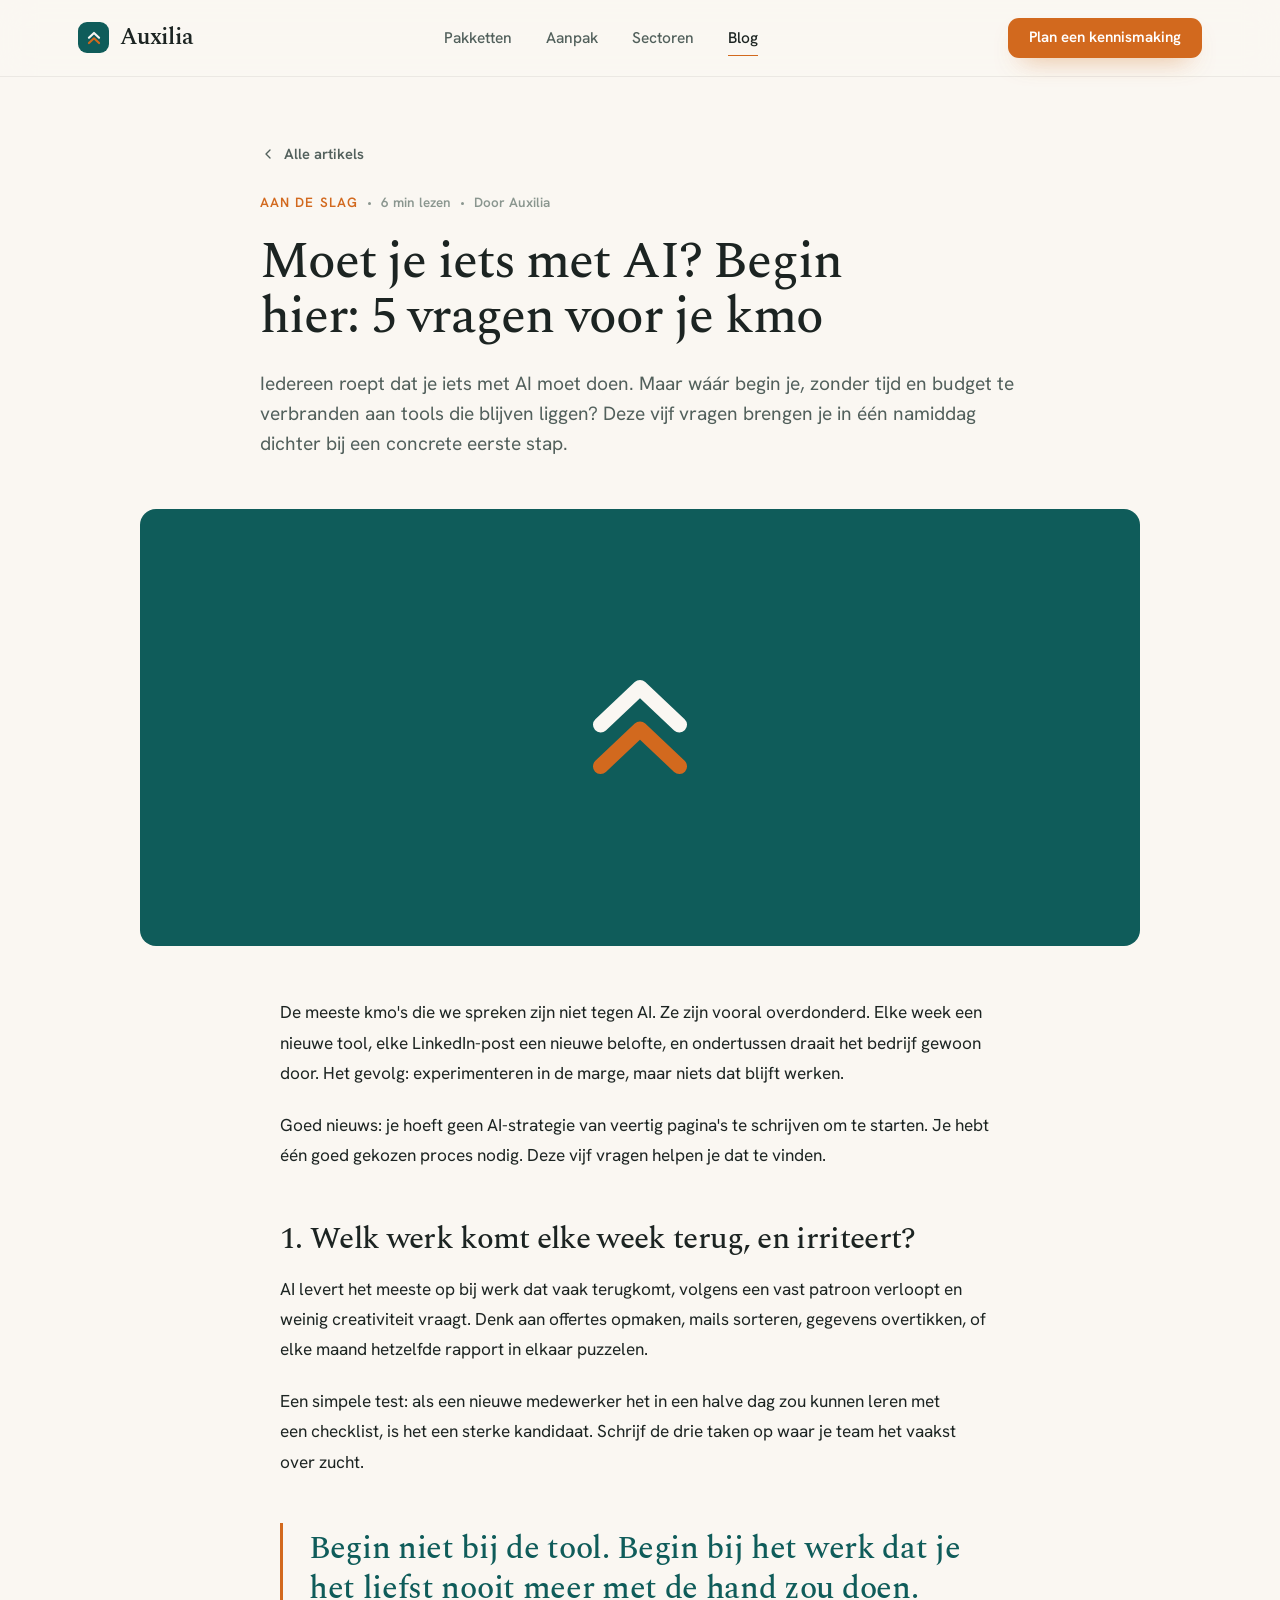
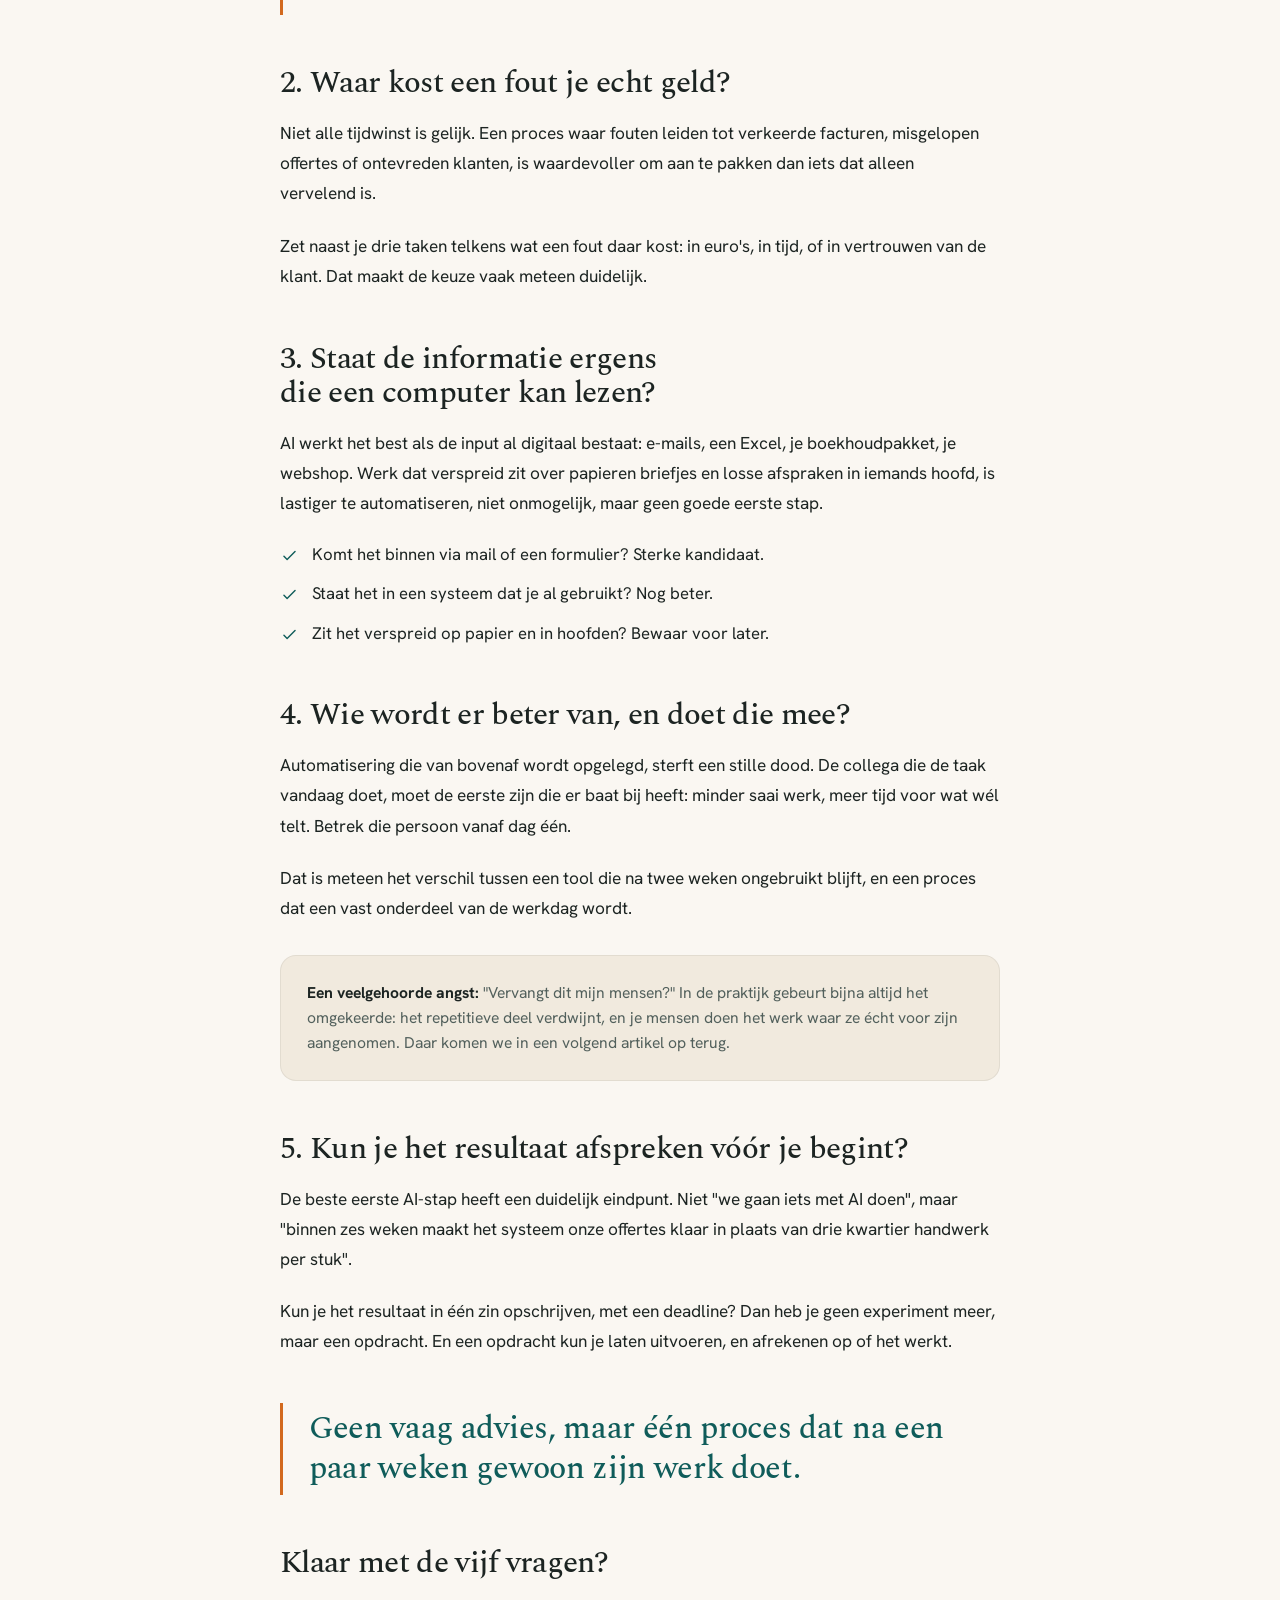
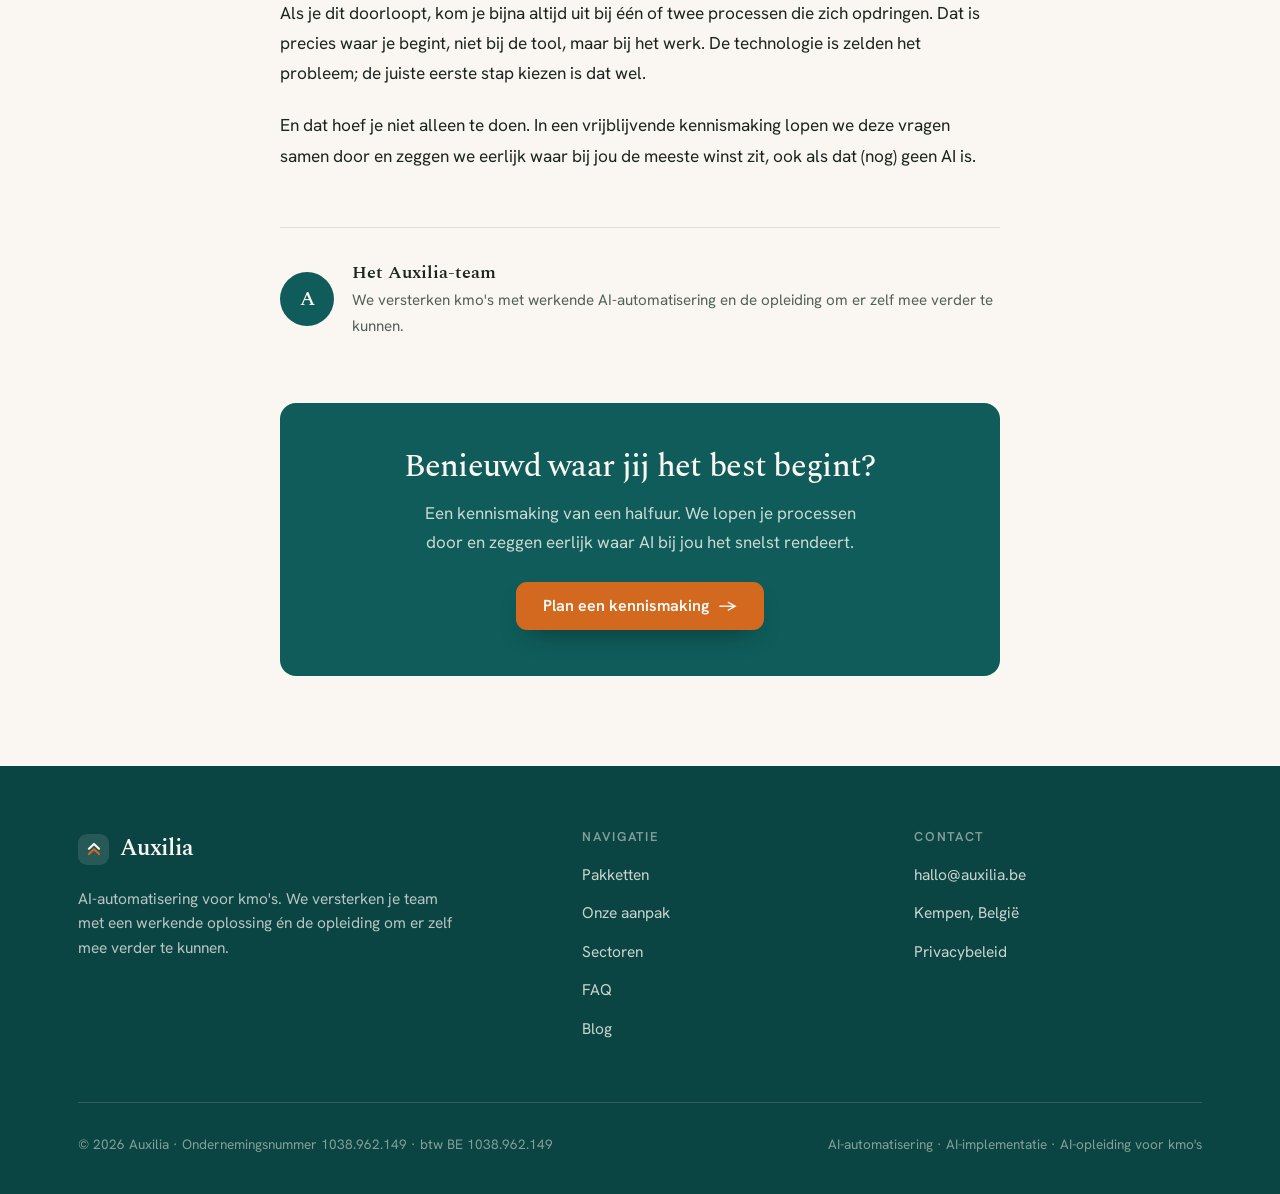
<file: blog-ai-beginnen.html>
<!DOCTYPE html>
<html lang="nl">
<head>
<meta charset="UTF-8" />
<meta name="viewport" content="width=device-width, initial-scale=1.0" />
<title>Moet je iets met AI? Begin hier: 5 vragen voor je kmo | Auxilia</title>
<meta name="description" content="Iedereen zegt dat je iets met AI moet. Maar waar begin je zonder tijd en geld te verbranden? Vijf nuchtere vragen die je kmo dichter bij een concrete eerste stap brengen." />
<meta name="theme-color" content="#0F5C5A" />
<link rel="icon" href="data:image/svg+xml,%3Csvg xmlns='http://www.w3.org/2000/svg' viewBox='0 0 64 64'%3E%3Crect width='64' height='64' rx='14' fill='%230F5C5A'/%3E%3Cpath d='M14 31 L32 14 L50 31' fill='none' stroke='%23FAF7F2' stroke-width='8' stroke-linecap='round' stroke-linejoin='round'/%3E%3Cpath d='M14 50 L32 33 L50 50' fill='none' stroke='%23D2691E' stroke-width='8' stroke-linecap='round' stroke-linejoin='round'/%3E%3C/svg%3E" />
<meta property="og:title" content="Moet je iets met AI? Begin hier: 5 vragen voor je kmo" />
<meta property="og:description" content="Vijf nuchtere vragen die je kmo dichter bij een concrete eerste stap met AI brengen. Zonder hype." />
<meta property="og:type" content="article" />
<meta property="og:locale" content="nl_BE" />
<link rel="canonical" href="https://www.auxilia.be/blog-ai-beginnen.html" />
<link rel="preconnect" href="https://fonts.googleapis.com" />
<link rel="preconnect" href="https://fonts.gstatic.com" crossorigin />
<link href="https://fonts.googleapis.com/css2?family=Spectral:ital,wght@0,400;0,500;0,600;1,400&family=Hanken+Grotesk:wght@400;500;600;700&display=swap" rel="stylesheet" />
<link rel="stylesheet" href="blog.css" />
<script type="application/ld+json">
{
  "@context": "https://schema.org",
  "@type": "BlogPosting",
  "headline": "Moet je iets met AI? Begin hier: 5 vragen voor je kmo",
  "description": "Vijf nuchtere vragen die je kmo dichter bij een concrete eerste stap met AI brengen.",
  "inLanguage": "nl-BE",
  "author": { "@type": "Organization", "name": "Auxilia" },
  "publisher": { "@type": "Organization", "name": "Auxilia" }
}
</script>
</head>
<body>
<a class="skip-link" href="#main">Naar inhoud</a>

<header class="site" id="top">
  <div class="wrap nav">
    <a class="brand" href="index.html" aria-label="Auxilia home">
      <span class="mark" aria-hidden="true">
        <svg viewBox="0 0 64 64" fill="none"><path d="M14 31 L32 14 L50 31" stroke="#FAF7F2" stroke-width="7.6" stroke-linecap="round" stroke-linejoin="round"></path><path d="M14 50 L32 33 L50 50" stroke="#D2691E" stroke-width="7.6" stroke-linecap="round" stroke-linejoin="round"></path></svg>
      </span>
      Auxilia
    </a>
    <nav class="nav-links" aria-label="Hoofdnavigatie">
      <a href="index.html#pakketten">Pakketten</a>
      <a href="index.html#aanpak">Aanpak</a>
      <a href="index.html#sectoren">Sectoren</a>
      <a href="blog.html" class="current">Blog</a>
    </nav>
    <div class="nav-cta">
      <a class="btn btn-primary" href="index.html#contact">Plan een kennismaking</a>
    </div>
  </div>
</header>

<main id="main">
  <article class="article">
    <div class="wrap">
      <div class="article-head">
        <a class="back-link" href="blog.html"><svg viewBox="0 0 24 24" fill="none" stroke="currentColor" stroke-width="2"><path d="M15 6l-6 6 6 6" stroke-linecap="round" stroke-linejoin="round"></path></svg>Alle artikels</a>
        <div class="article-meta"><span class="cat">Aan de slag</span><span class="dot" aria-hidden="true"></span><span>6 min lezen</span><span class="dot" aria-hidden="true"></span><span>Door Auxilia</span></div>
        <h1>Moet je iets met AI? Begin hier: 5 vragen voor je kmo</h1>
        <p class="standfirst">Iedereen roept dat je iets met AI moet doen. Maar wáár begin je, zonder tijd en budget te verbranden aan tools die blijven liggen? Deze vijf vragen brengen je in één namiddag dichter bij een concrete eerste stap.</p>
      </div>
    </div>

    <div class="article-cover" aria-hidden="true">
      <svg class="chev" viewBox="0 0 64 64" fill="none"><path d="M14 31 L32 14 L50 31" stroke="#FAF7F2" stroke-width="7" stroke-linecap="round" stroke-linejoin="round"></path><path d="M14 50 L32 33 L50 50" stroke="#D2691E" stroke-width="7" stroke-linecap="round" stroke-linejoin="round"></path></svg>
    </div>

    <div class="prose">
      <p>De meeste kmo's die we spreken zijn niet tegen AI. Ze zijn vooral overdonderd. Elke week een nieuwe tool, elke LinkedIn-post een nieuwe belofte, en ondertussen draait het bedrijf gewoon door. Het gevolg: experimenteren in de marge, maar niets dat blijft werken.</p>
      <p>Goed nieuws: je hoeft geen AI-strategie van veertig pagina's te schrijven om te starten. Je hebt één goed gekozen proces nodig. Deze vijf vragen helpen je dat te vinden.</p>

      <h2>1. Welk werk komt elke week terug, en irriteert?</h2>
      <p>AI levert het meeste op bij werk dat vaak terugkomt, volgens een vast patroon verloopt en weinig creativiteit vraagt. Denk aan offertes opmaken, mails sorteren, gegevens overtikken, of elke maand hetzelfde rapport in elkaar puzzelen.</p>
      <p>Een simpele test: als een nieuwe medewerker het in een halve dag zou kunnen leren met een checklist, is het een sterke kandidaat. Schrijf de drie taken op waar je team het vaakst over zucht.</p>

      <div class="pull">Begin niet bij de tool. Begin bij het werk dat je het liefst nooit meer met de hand zou doen.</div>

      <h2>2. Waar kost een fout je echt geld?</h2>
      <p>Niet alle tijdwinst is gelijk. Een proces waar fouten leiden tot verkeerde facturen, misgelopen offertes of ontevreden klanten, is waardevoller om aan te pakken dan iets dat alleen vervelend is.</p>
      <p>Zet naast je drie taken telkens wat een fout daar kost: in euro's, in tijd, of in vertrouwen van de klant. Dat maakt de keuze vaak meteen duidelijk.</p>

      <h2>3. Staat de informatie ergens die een computer kan lezen?</h2>
      <p>AI werkt het best als de input al digitaal bestaat: e-mails, een Excel, je boekhoudpakket, je webshop. Werk dat verspreid zit over papieren briefjes en losse afspraken in iemands hoofd, is lastiger te automatiseren, niet onmogelijk, maar geen goede eerste stap.</p>
      <ul>
        <li><svg viewBox="0 0 24 24" fill="none" stroke="currentColor" stroke-width="1.8"><path d="M5 13l4 4L19 7" stroke-linecap="round" stroke-linejoin="round"></path></svg>Komt het binnen via mail of een formulier? Sterke kandidaat.</li>
        <li><svg viewBox="0 0 24 24" fill="none" stroke="currentColor" stroke-width="1.8"><path d="M5 13l4 4L19 7" stroke-linecap="round" stroke-linejoin="round"></path></svg>Staat het in een systeem dat je al gebruikt? Nog beter.</li>
        <li><svg viewBox="0 0 24 24" fill="none" stroke="currentColor" stroke-width="1.8"><path d="M5 13l4 4L19 7" stroke-linecap="round" stroke-linejoin="round"></path></svg>Zit het verspreid op papier en in hoofden? Bewaar voor later.</li>
      </ul>

      <h2>4. Wie wordt er beter van, en doet die mee?</h2>
      <p>Automatisering die van bovenaf wordt opgelegd, sterft een stille dood. De collega die de taak vandaag doet, moet de eerste zijn die er baat bij heeft: minder saai werk, meer tijd voor wat wél telt. Betrek die persoon vanaf dag één.</p>
      <p>Dat is meteen het verschil tussen een tool die na twee weken ongebruikt blijft, en een proces dat een vast onderdeel van de werkdag wordt.</p>

      <div class="note"><b>Een veelgehoorde angst:</b> "Vervangt dit mijn mensen?" In de praktijk gebeurt bijna altijd het omgekeerde: het repetitieve deel verdwijnt, en je mensen doen het werk waar ze écht voor zijn aangenomen. Daar komen we in een volgend artikel op terug.</div>

      <h2>5. Kun je het resultaat afspreken vóór je begint?</h2>
      <p>De beste eerste AI-stap heeft een duidelijk eindpunt. Niet "we gaan iets met AI doen", maar "binnen zes weken maakt het systeem onze offertes klaar in plaats van drie kwartier handwerk per stuk".</p>
      <p>Kun je het resultaat in één zin opschrijven, met een deadline? Dan heb je geen experiment meer, maar een opdracht. En een opdracht kun je laten uitvoeren, en afrekenen op of het werkt.</p>

      <div class="pull">Geen vaag advies, maar één proces dat na een paar weken gewoon zijn werk doet.</div>

      <h2>Klaar met de vijf vragen?</h2>
      <p>Als je dit doorloopt, kom je bijna altijd uit bij één of twee processen die zich opdringen. Dat is precies waar je begint, niet bij de tool, maar bij het werk. De technologie is zelden het probleem; de juiste eerste stap kiezen is dat wel.</p>
      <p>En dat hoef je niet alleen te doen. In een vrijblijvende kennismaking lopen we deze vragen samen door en zeggen we eerlijk waar bij jou de meeste winst zit, ook als dat (nog) geen AI is.</p>
    </div>

    <div class="author">
      <span class="av" aria-hidden="true">A</span>
      <span class="at"><b>Het Auxilia-team</b>We versterken kmo's met werkende AI-automatisering en de opleiding om er zelf mee verder te kunnen.</span>
    </div>

    <div class="art-cta">
      <h3>Benieuwd waar jij het best begint?</h3>
      <p>Een kennismaking van een halfuur. We lopen je processen door en zeggen eerlijk waar AI bij jou het snelst rendeert.</p>
      <a class="btn btn-primary" href="index.html#contact">Plan een kennismaking <span class="arr" aria-hidden="true">→</span></a>
    </div>
  </article>
</main>

<footer class="site">
  <div class="wrap">
    <div class="foot-grid">
      <div class="foot-intro">
        <a class="brand" href="index.html">
          <span class="mark" aria-hidden="true">
            <svg viewBox="0 0 64 64" fill="none"><path d="M14 31 L32 14 L50 31" stroke="#FAF7F2" stroke-width="7.6" stroke-linecap="round" stroke-linejoin="round"></path><path d="M14 50 L32 33 L50 50" stroke="#D2691E" stroke-width="7.6" stroke-linecap="round" stroke-linejoin="round"></path></svg>
          </span>
          Auxilia
        </a>
        <p>AI-automatisering voor kmo's. We versterken je team met een werkende oplossing én de opleiding om er zelf mee verder te kunnen.</p>
      </div>
      <div class="foot-col">
        <h4>Navigatie</h4>
        <a href="index.html#pakketten">Pakketten</a>
        <a href="index.html#aanpak">Onze aanpak</a>
        <a href="index.html#sectoren">Sectoren</a>
        <a href="index.html#faq">FAQ</a>
        <a href="blog.html">Blog</a>
      </div>
      <div class="foot-col">
        <h4>Contact</h4>
        <a href="mailto:hallo@auxilia.be">hallo@auxilia.be</a>
        <p>Kempen, België</p>
        <a href="privacy.html">Privacybeleid</a>
      </div>
    </div>
    <div class="foot-bottom">
      <span>© <span id="yr">2026</span> Auxilia · Ondernemingsnummer 1038.962.149 · btw BE 1038.962.149</span>
      <span>AI-automatisering · AI-implementatie · AI-opleiding voor kmo's</span>
    </div>
  </div>
</footer>
<script>document.getElementById('yr').textContent = new Date().getFullYear();</script>
</body>
</html>
</file>
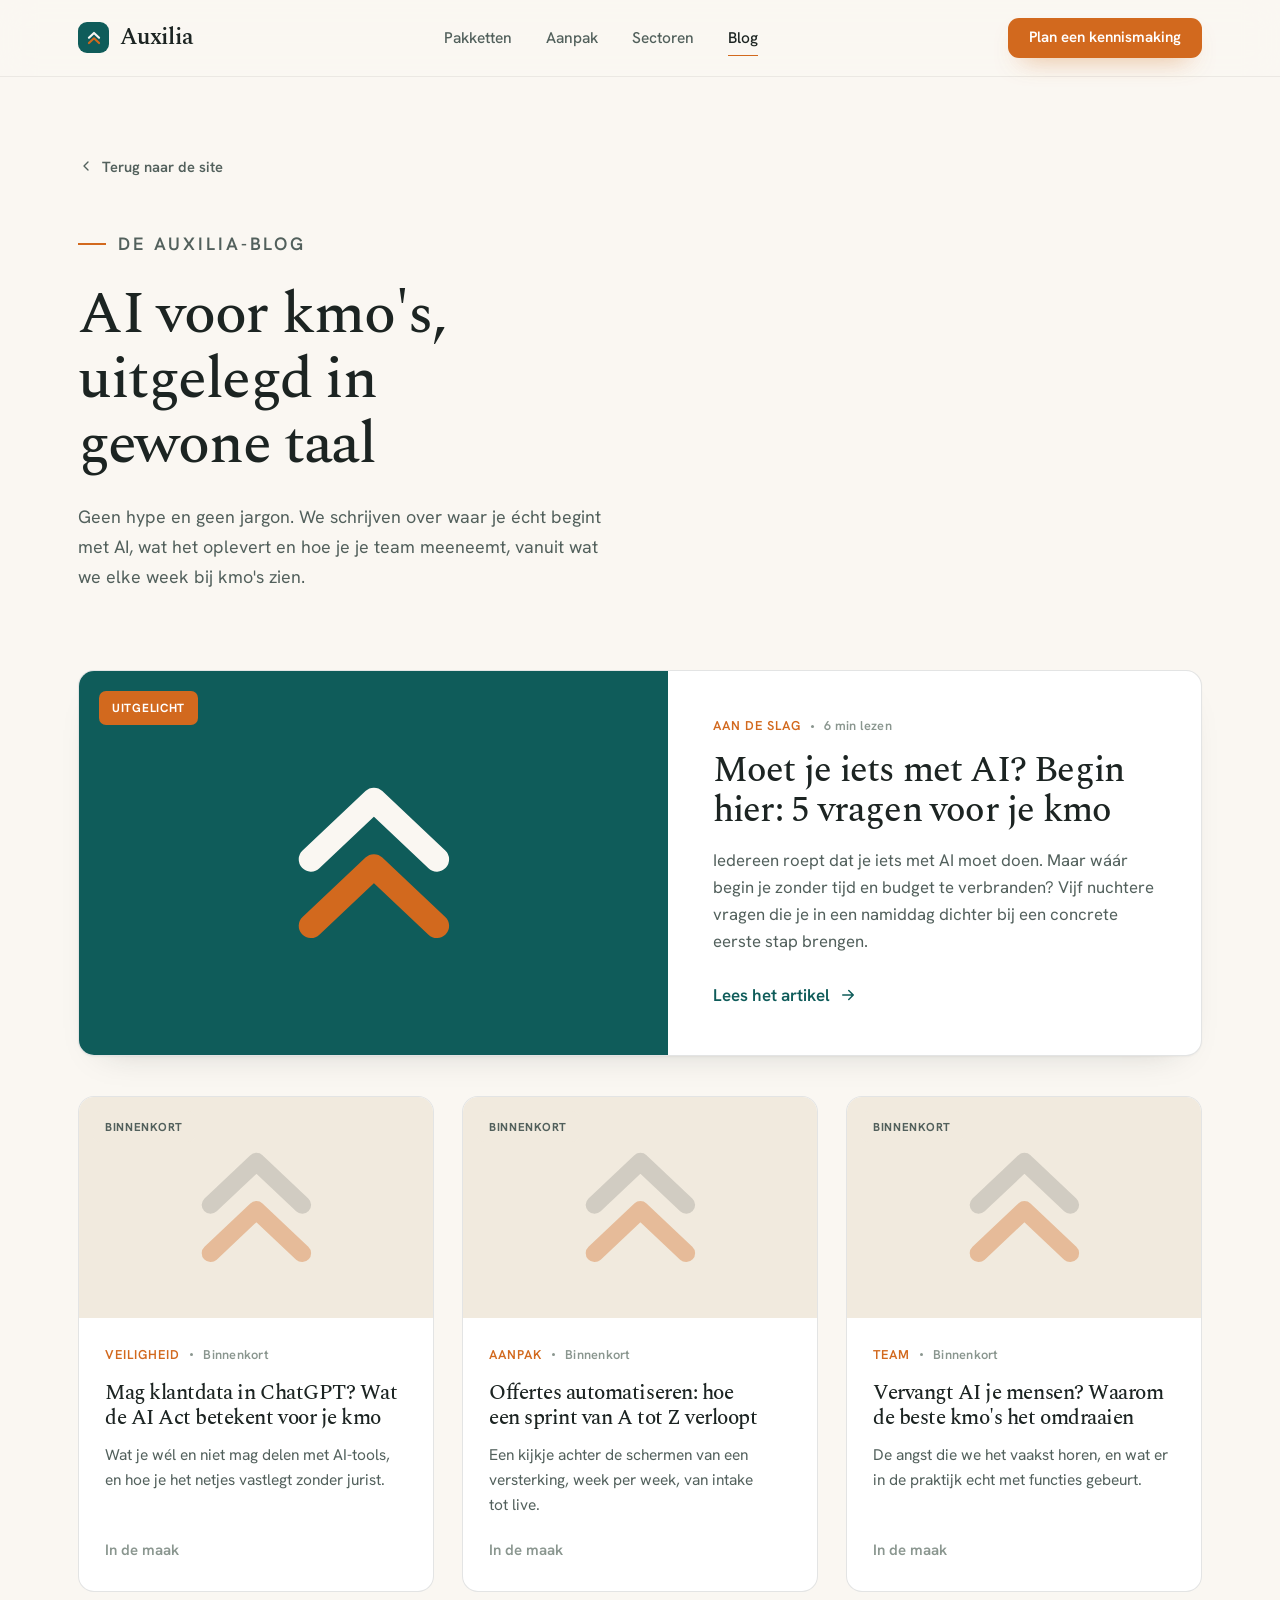
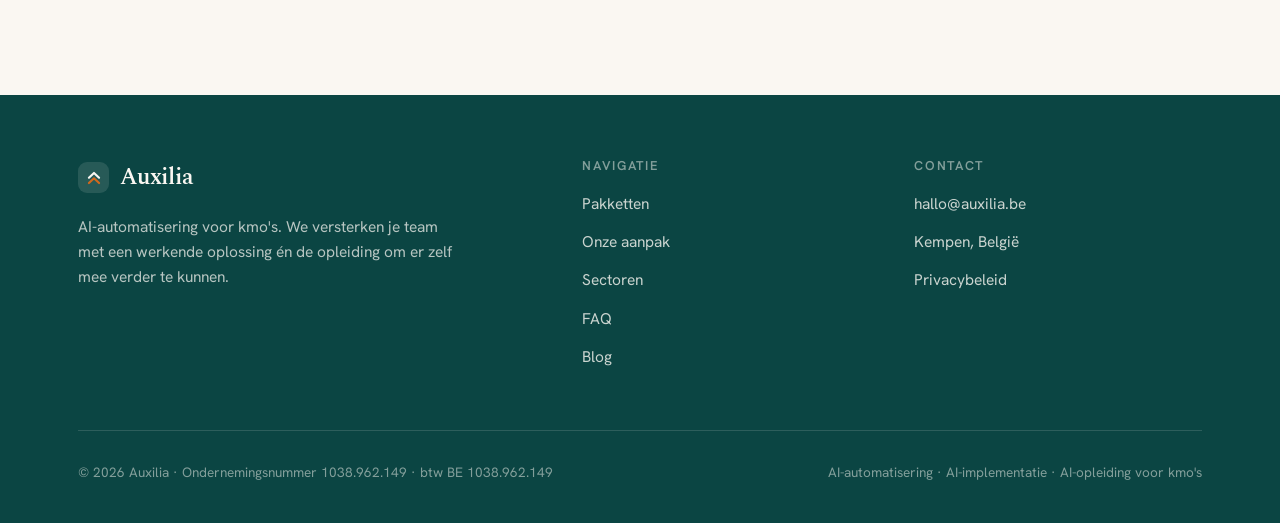
<file: blog.html>
<!DOCTYPE html>
<html lang="nl">
<head>
<meta charset="UTF-8" />
<meta name="viewport" content="width=device-width, initial-scale=1.0" />
<title>Blog · Auxilia | AI-automatisering voor kmo's, in gewone taal</title>
<meta name="description" content="Nuchtere artikels over AI-automatisering voor kmo's: waar te beginnen, wat het oplevert en hoe je je team meeneemt. Zonder hype, zonder jargon." />
<meta name="theme-color" content="#0F5C5A" />
<link rel="icon" href="data:image/svg+xml,%3Csvg xmlns='http://www.w3.org/2000/svg' viewBox='0 0 64 64'%3E%3Crect width='64' height='64' rx='14' fill='%230F5C5A'/%3E%3Cpath d='M14 31 L32 14 L50 31' fill='none' stroke='%23FAF7F2' stroke-width='8' stroke-linecap='round' stroke-linejoin='round'/%3E%3Cpath d='M14 50 L32 33 L50 50' fill='none' stroke='%23D2691E' stroke-width='8' stroke-linecap='round' stroke-linejoin='round'/%3E%3C/svg%3E" />
<meta property="og:title" content="Blog · Auxilia" />
<meta property="og:description" content="Nuchtere artikels over AI-automatisering voor kmo's. Zonder hype, zonder jargon." />
<meta property="og:type" content="website" />
<meta property="og:locale" content="nl_BE" />
<link rel="canonical" href="https://www.auxilia.be/blog.html" />
<link rel="preconnect" href="https://fonts.googleapis.com" />
<link rel="preconnect" href="https://fonts.gstatic.com" crossorigin />
<link href="https://fonts.googleapis.com/css2?family=Spectral:ital,wght@0,400;0,500;0,600;1,400&family=Hanken+Grotesk:wght@400;500;600;700&display=swap" rel="stylesheet" />
<link rel="stylesheet" href="blog.css" />
</head>
<body>
<a class="skip-link" href="#main">Naar inhoud</a>

<header class="site" id="top">
  <div class="wrap nav">
    <a class="brand" href="index.html" aria-label="Auxilia home">
      <span class="mark" aria-hidden="true">
        <svg viewBox="0 0 64 64" fill="none"><path d="M14 31 L32 14 L50 31" stroke="#FAF7F2" stroke-width="7.6" stroke-linecap="round" stroke-linejoin="round"></path><path d="M14 50 L32 33 L50 50" stroke="#D2691E" stroke-width="7.6" stroke-linecap="round" stroke-linejoin="round"></path></svg>
      </span>
      Auxilia
    </a>
    <nav class="nav-links" aria-label="Hoofdnavigatie">
      <a href="index.html#pakketten">Pakketten</a>
      <a href="index.html#aanpak">Aanpak</a>
      <a href="index.html#sectoren">Sectoren</a>
      <a href="blog.html" class="current" aria-current="page">Blog</a>
    </nav>
    <div class="nav-cta">
      <a class="btn btn-primary" href="index.html#contact">Plan een kennismaking</a>
    </div>
  </div>
</header>

<main id="main">
  <section class="blog-hero">
    <div class="wrap">
      <a class="back-link" href="index.html"><svg viewBox="0 0 24 24" fill="none" stroke="currentColor" stroke-width="2"><path d="M15 6l-6 6 6 6" stroke-linecap="round" stroke-linejoin="round"></path></svg>Terug naar de site</a>
      <p class="eyebrow">De Auxilia-blog</p>
      <h1>AI voor kmo's, uitgelegd in gewone taal</h1>
      <p>Geen hype en geen jargon. We schrijven over waar je écht begint met AI, wat het oplevert en hoe je je team meeneemt, vanuit wat we elke week bij kmo's zien.</p>
    </div>
  </section>

  <section class="blog-band">
    <div class="wrap">

      <!-- Uitgelicht artikel -->
      <a class="featured" href="blog-ai-beginnen.html">
        <div class="feat-cover">
          <span class="ribbon">Uitgelicht</span>
          <svg class="chev" viewBox="0 0 64 64" fill="none" aria-hidden="true"><path d="M14 31 L32 14 L50 31" stroke="#FAF7F2" stroke-width="7" stroke-linecap="round" stroke-linejoin="round"></path><path d="M14 50 L32 33 L50 50" stroke="#D2691E" stroke-width="7" stroke-linecap="round" stroke-linejoin="round"></path></svg>
        </div>
        <div class="feat-body">
          <div class="post-meta"><span class="cat">Aan de slag</span><span class="dot" aria-hidden="true"></span><span>6 min lezen</span></div>
          <h2>Moet je iets met AI? Begin hier: 5 vragen voor je kmo</h2>
          <p>Iedereen roept dat je iets met AI moet doen. Maar wáár begin je zonder tijd en budget te verbranden? Vijf nuchtere vragen die je in een namiddag dichter bij een concrete eerste stap brengen.</p>
          <span class="more">Lees het artikel <svg viewBox="0 0 24 24" fill="none" stroke="currentColor" stroke-width="2"><path d="M5 12h14M13 6l6 6-6 6" stroke-linecap="round" stroke-linejoin="round"></path></svg></span>
        </div>
      </a>

      <!-- Komende artikels -->
      <div class="blog-grid">
        <div class="post soon">
          <div class="post-cover">
            <span class="ribbon">Binnenkort</span>
            <svg class="chev" viewBox="0 0 64 64" fill="none" aria-hidden="true"><path d="M14 31 L32 14 L50 31" stroke-width="7" stroke-linecap="round" stroke-linejoin="round"></path><path d="M14 50 L32 33 L50 50" stroke-width="7" stroke-linecap="round" stroke-linejoin="round"></path></svg>
          </div>
          <div class="post-body">
            <div class="post-meta"><span class="cat">Veiligheid</span><span class="dot" aria-hidden="true"></span><span>Binnenkort</span></div>
            <h3>Mag klantdata in ChatGPT? Wat de AI Act betekent voor je kmo</h3>
            <p>Wat je wél en niet mag delen met AI-tools, en hoe je het netjes vastlegt zonder jurist.</p>
            <span class="more">In de maak</span>
          </div>
        </div>
        <div class="post soon">
          <div class="post-cover">
            <span class="ribbon">Binnenkort</span>
            <svg class="chev" viewBox="0 0 64 64" fill="none" aria-hidden="true"><path d="M14 31 L32 14 L50 31" stroke-width="7" stroke-linecap="round" stroke-linejoin="round"></path><path d="M14 50 L32 33 L50 50" stroke-width="7" stroke-linecap="round" stroke-linejoin="round"></path></svg>
          </div>
          <div class="post-body">
            <div class="post-meta"><span class="cat">Aanpak</span><span class="dot" aria-hidden="true"></span><span>Binnenkort</span></div>
            <h3>Offertes automatiseren: hoe een sprint van A tot Z verloopt</h3>
            <p>Een kijkje achter de schermen van een versterking, week per week, van intake tot live.</p>
            <span class="more">In de maak</span>
          </div>
        </div>
        <div class="post soon">
          <div class="post-cover">
            <span class="ribbon">Binnenkort</span>
            <svg class="chev" viewBox="0 0 64 64" fill="none" aria-hidden="true"><path d="M14 31 L32 14 L50 31" stroke-width="7" stroke-linecap="round" stroke-linejoin="round"></path><path d="M14 50 L32 33 L50 50" stroke-width="7" stroke-linecap="round" stroke-linejoin="round"></path></svg>
          </div>
          <div class="post-body">
            <div class="post-meta"><span class="cat">Team</span><span class="dot" aria-hidden="true"></span><span>Binnenkort</span></div>
            <h3>Vervangt AI je mensen? Waarom de beste kmo's het omdraaien</h3>
            <p>De angst die we het vaakst horen, en wat er in de praktijk echt met functies gebeurt.</p>
            <span class="more">In de maak</span>
          </div>
        </div>
      </div>

    </div>
  </section>
</main>

<footer class="site">
  <div class="wrap">
    <div class="foot-grid">
      <div class="foot-intro">
        <a class="brand" href="index.html">
          <span class="mark" aria-hidden="true">
            <svg viewBox="0 0 64 64" fill="none"><path d="M14 31 L32 14 L50 31" stroke="#FAF7F2" stroke-width="7.6" stroke-linecap="round" stroke-linejoin="round"></path><path d="M14 50 L32 33 L50 50" stroke="#D2691E" stroke-width="7.6" stroke-linecap="round" stroke-linejoin="round"></path></svg>
          </span>
          Auxilia
        </a>
        <p>AI-automatisering voor kmo's. We versterken je team met een werkende oplossing én de opleiding om er zelf mee verder te kunnen.</p>
      </div>
      <div class="foot-col">
        <h4>Navigatie</h4>
        <a href="index.html#pakketten">Pakketten</a>
        <a href="index.html#aanpak">Onze aanpak</a>
        <a href="index.html#sectoren">Sectoren</a>
        <a href="index.html#faq">FAQ</a>
        <a href="blog.html">Blog</a>
      </div>
      <div class="foot-col">
        <h4>Contact</h4>
        <a href="mailto:hallo@auxilia.be">hallo@auxilia.be</a>
        <p>Kempen, België</p>
        <a href="privacy.html">Privacybeleid</a>
      </div>
    </div>
    <div class="foot-bottom">
      <span>© <span id="yr">2026</span> Auxilia · Ondernemingsnummer 1038.962.149 · btw BE 1038.962.149</span>
      <span>AI-automatisering · AI-implementatie · AI-opleiding voor kmo's</span>
    </div>
  </div>
</footer>
<script>document.getElementById('yr').textContent = new Date().getFullYear();</script>
</body>
</html>
</file>
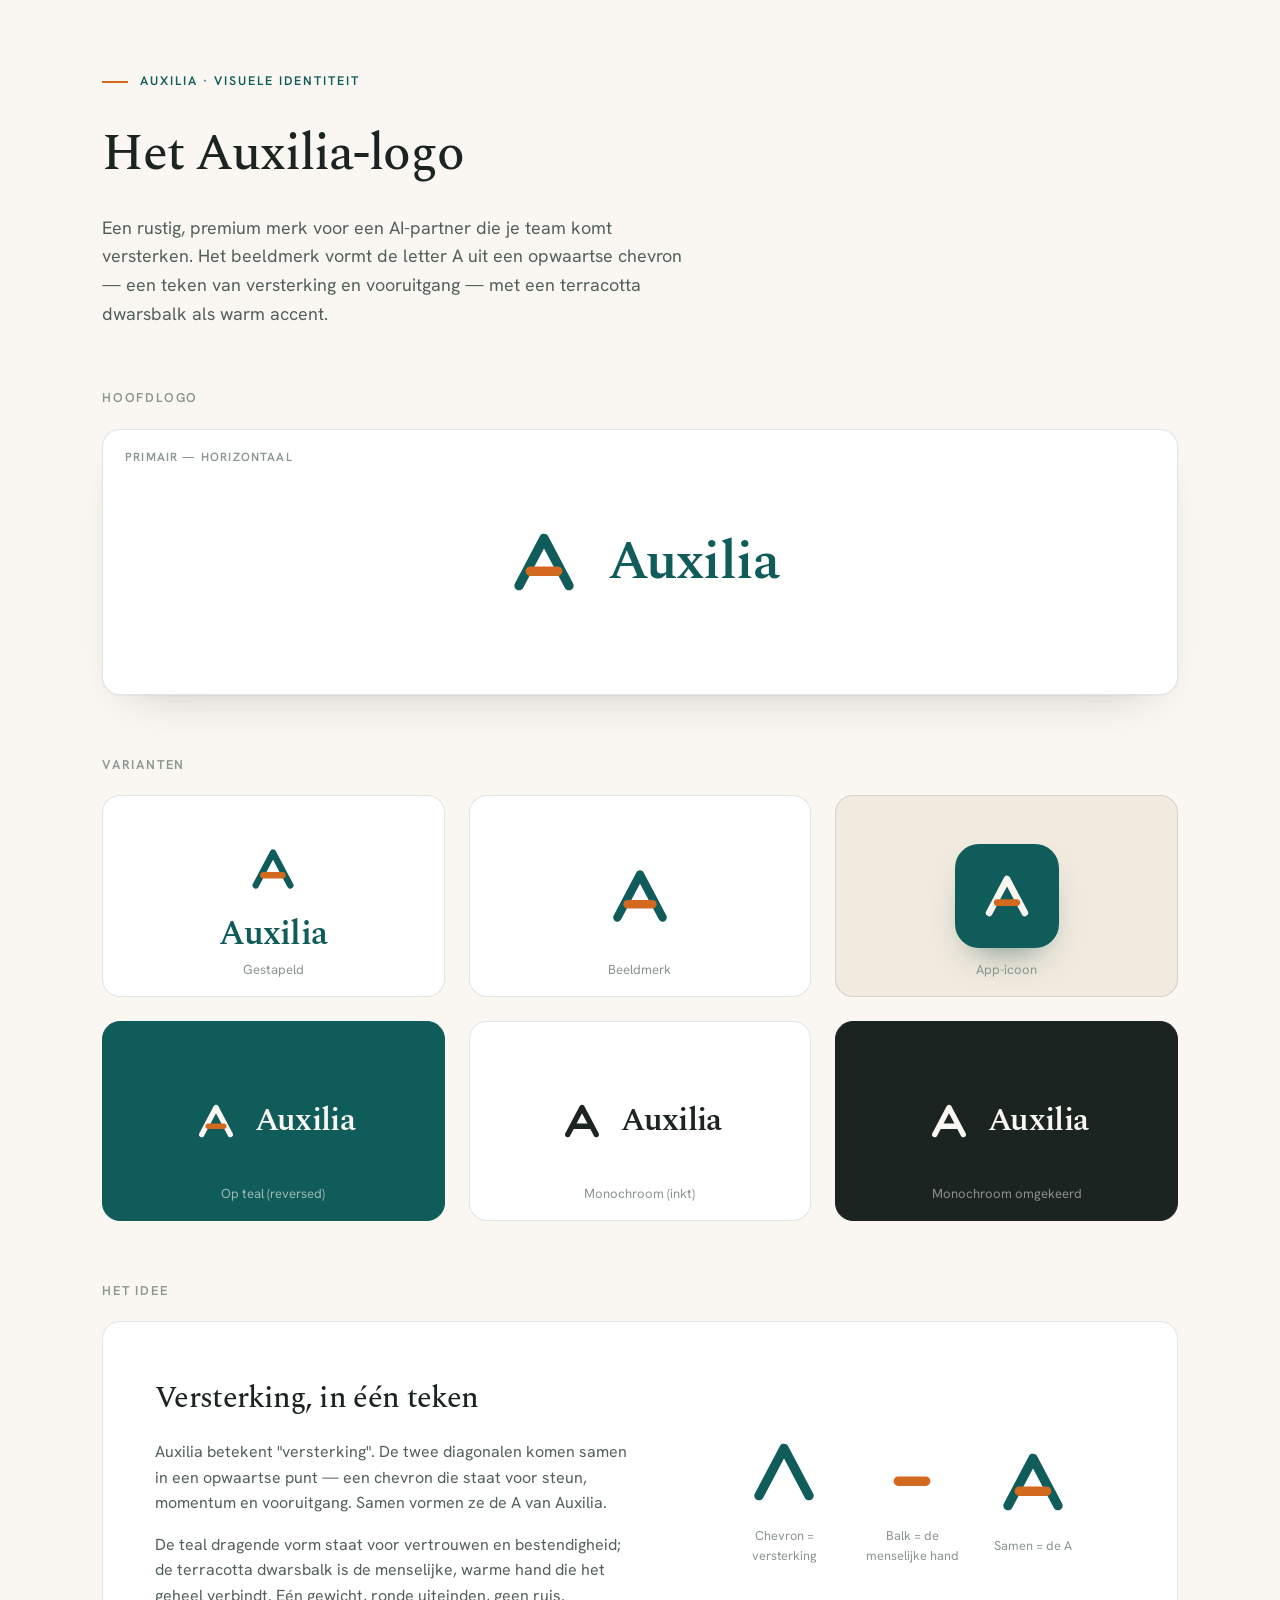
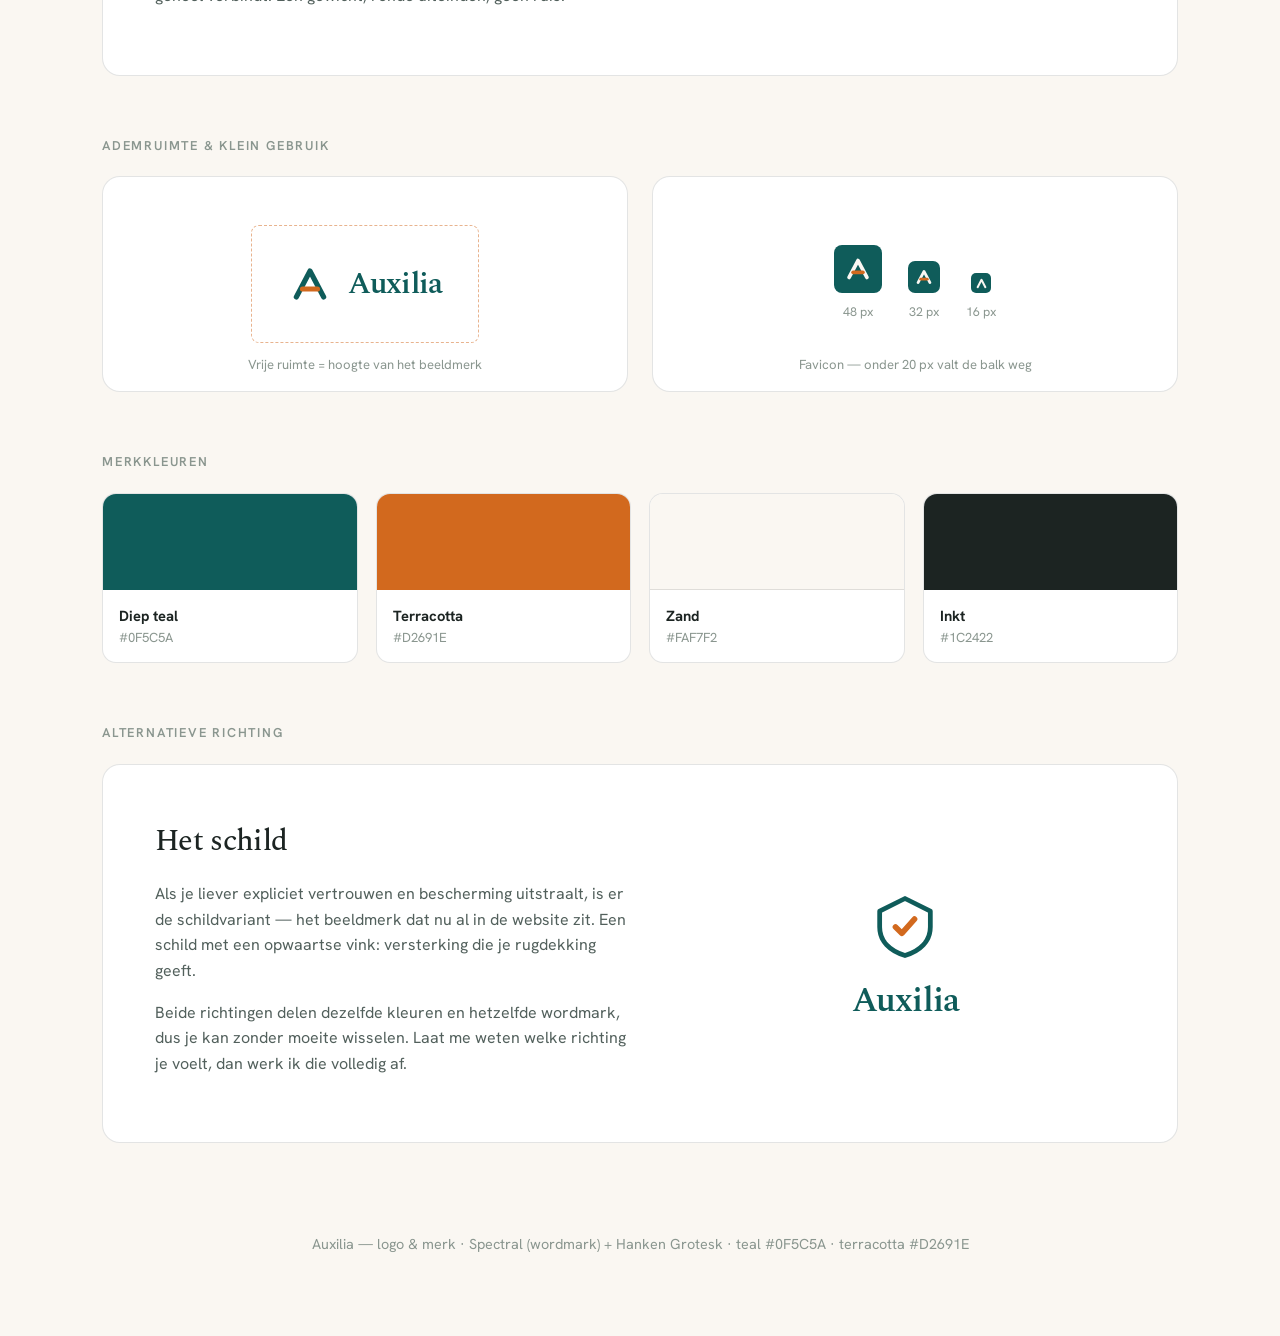
<file: logo.html>
<!DOCTYPE html>
<html lang="nl">
<head>
<meta charset="UTF-8" />
<meta name="viewport" content="width=device-width, initial-scale=1.0" />
<title>Auxilia — Logo &amp; merk</title>
<link rel="preconnect" href="https://fonts.googleapis.com" />
<link rel="preconnect" href="https://fonts.gstatic.com" crossorigin />
<link href="https://fonts.googleapis.com/css2?family=Spectral:wght@400;500;600&family=Hanken+Grotesk:wght@400;500;600;700&display=swap" rel="stylesheet" />
<style>
  :root{
    --sand:#FAF7F2;--sand-deep:#F1EADE;--paper:#FFFFFF;
    --teal:#0F5C5A;--teal-700:#0B4543;--clay:#D2691E;--clay-soft:#F4DEC8;
    --ink:#1C2422;--ink-soft:#52605C;--ink-faint:#8A968F;
    --line:rgba(28,36,34,.12);--line-soft:rgba(28,36,34,.07);
    --r:18px;--shadow:0 1px 2px rgba(28,36,34,.04),0 22px 48px -30px rgba(28,36,34,.28);
  }
  *{box-sizing:border-box;}
  body{margin:0;background:var(--sand);color:var(--ink);font-family:"Hanken Grotesk",system-ui,sans-serif;font-size:16px;line-height:1.6;-webkit-font-smoothing:antialiased;}
  h1,h2,h3,.wm{font-family:"Spectral",Georgia,serif;font-weight:500;letter-spacing:-.022em;margin:0;}
  .wrap{max-width:1140px;margin:0 auto;padding:0 32px;}
  .eyebrow{font-size:.78rem;letter-spacing:.16em;text-transform:uppercase;font-weight:600;color:var(--teal);display:flex;align-items:center;gap:12px;}
  .eyebrow::before{content:"";width:26px;height:1.5px;background:var(--clay);}

  /* page head */
  .top{padding:72px 0 12px;}
  .top h1{font-size:clamp(2.2rem,4vw,3.2rem);margin:22px 0 14px;}
  .top p{color:var(--ink-soft);font-size:1.12rem;max-width:60ch;}

  section{padding:30px 0;}
  .sec-label{font-size:.8rem;letter-spacing:.14em;text-transform:uppercase;font-weight:600;color:var(--ink-faint);margin-bottom:20px;}

  /* primary lockup stage */
  .stage{background:var(--paper);border:1px solid var(--line);border-radius:var(--r);box-shadow:var(--shadow);display:grid;place-items:center;padding:90px 24px;position:relative;overflow:hidden;}
  .stage .corner{position:absolute;top:18px;left:22px;font-size:.74rem;letter-spacing:.1em;text-transform:uppercase;color:var(--ink-faint);font-weight:600;}

  /* lockup */
  .lockup{display:flex;align-items:center;gap:22px;}
  .lockup .wm{font-weight:600;font-size:3.4rem;color:var(--teal);line-height:1;}
  .lockup.stacked{flex-direction:column;gap:20px;}
  .lockup.sm .wm{font-size:2rem;}
  .lockup.sm{gap:15px;}
  .mark{flex:0 0 auto;display:block;}

  /* variations grid */
  .grid{display:grid;grid-template-columns:repeat(3,1fr);gap:24px;}
  .tile{background:var(--paper);border:1px solid var(--line);border-radius:var(--r);padding:44px 28px;display:grid;place-items:center;min-height:200px;position:relative;}
  .tile .cap{position:absolute;bottom:16px;left:0;right:0;text-align:center;font-size:.82rem;color:var(--ink-faint);}
  .tile.teal{background:var(--teal);border-color:var(--teal);}
  .tile.teal .cap{color:rgba(250,247,242,.6);}
  .tile.ink{background:var(--ink);border-color:var(--ink);}
  .tile.ink .cap{color:rgba(250,247,242,.5);}
  .tile.deep{background:var(--sand-deep);}
  .wm.on-teal{color:var(--sand);}
  .wm.on-ink{color:var(--sand);}
  .wm.mono-ink{color:var(--ink);}

  /* app icon */
  .appicon{width:104px;height:104px;border-radius:24px;background:var(--teal);display:grid;place-items:center;box-shadow:0 18px 36px -20px rgba(11,69,67,.7);}
  .appicon.alt{background:var(--ink);}
  .favs{display:flex;align-items:flex-end;gap:26px;}
  .fav{display:grid;place-items:center;gap:10px;}
  .fav .ic{border-radius:8px;background:var(--teal);display:grid;place-items:center;}
  .fav small{color:var(--ink-faint);font-size:.78rem;}

  /* concept */
  .concept{display:grid;grid-template-columns:1.1fr 1fr;gap:48px;align-items:center;background:var(--paper);border:1px solid var(--line);border-radius:var(--r);padding:52px;}
  .concept h2{font-size:1.9rem;margin-bottom:16px;}
  .concept p{color:var(--ink-soft);margin-bottom:14px;}
  .concept .demo{display:grid;place-items:center;}
  .anatomy{display:flex;gap:30px;align-items:center;flex-wrap:wrap;justify-content:center;}
  .anatomy .bit{display:grid;place-items:center;gap:12px;}
  .anatomy .bit small{color:var(--ink-faint);font-size:.8rem;max-width:14ch;text-align:center;}

  /* clearspace */
  .two{display:grid;grid-template-columns:1fr 1fr;gap:24px;}
  .pad-demo{position:relative;background:var(--paper);border:1px solid var(--line);border-radius:var(--r);padding:48px;display:grid;place-items:center;}
  .pad-box{position:relative;padding:36px;}
  .pad-box::before{content:"";position:absolute;inset:0;border:1.5px dashed rgba(210,105,30,.5);border-radius:8px;}

  /* colors */
  .sw-row{display:grid;grid-template-columns:repeat(4,1fr);gap:18px;}
  .sw{border:1px solid var(--line);border-radius:14px;overflow:hidden;background:var(--paper);}
  .sw .chip{height:96px;}
  .sw .meta{padding:14px 16px;}
  .sw .meta b{display:block;font-size:.92rem;}
  .sw .meta span{display:block;font-size:.82rem;color:var(--ink-faint);font-variant-numeric:tabular-nums;}

  /* misuse */
  .dont{display:grid;place-items:center;gap:12px;}
  .dont .x{position:absolute;top:14px;right:16px;width:22px;height:22px;border-radius:50%;background:rgba(210,105,30,.12);color:var(--clay);display:grid;place-items:center;font-size:.8rem;font-weight:700;}

  footer{padding:60px 0 80px;color:var(--ink-faint);font-size:.9rem;text-align:center;}

  @media(max-width:860px){
    .grid{grid-template-columns:1fr 1fr;}
    .concept{grid-template-columns:1fr;gap:32px;padding:36px;}
    .two,.sw-row{grid-template-columns:1fr 1fr;}
    .lockup .wm{font-size:2.6rem;}
  }
  @media(max-width:560px){
    .grid,.sw-row{grid-template-columns:1fr;}
  }
</style>
</head>
<body>

<!-- reusable mark templates kept inline per-use for portability -->

<div class="wrap">
  <header class="top">
    <span class="eyebrow">Auxilia · Visuele identiteit</span>
    <h1>Het Auxilia-logo</h1>
    <p>Een rustig, premium merk voor een AI-partner die je team komt versterken. Het beeldmerk vormt de letter A uit een opwaartse chevron — een teken van versterking en vooruitgang — met een terracotta dwarsbalk als warm accent.</p>
  </header>

  <!-- PRIMARY LOCKUP -->
  <section>
    <div class="sec-label">Hoofdlogo</div>
    <div class="stage">
      <span class="corner">Primair — horizontaal</span>
      <div class="lockup">
        <svg class="mark" width="84" height="84" viewBox="0 0 64 64" fill="none" aria-label="Auxilia beeldmerk">
          <path d="M13 50 L32 14 L51 50" stroke="#0F5C5A" stroke-width="7.2" stroke-linecap="round" stroke-linejoin="round"/>
          <path d="M21.6 39 H42.4" stroke="#D2691E" stroke-width="7.2" stroke-linecap="round"/>
        </svg>
        <span class="wm">Auxilia</span>
      </div>
    </div>
  </section>

  <!-- VARIATIONS -->
  <section>
    <div class="sec-label">Varianten</div>
    <div class="grid">
      <!-- stacked -->
      <div class="tile">
        <div class="lockup stacked">
          <svg class="mark" width="58" height="58" viewBox="0 0 64 64" fill="none">
            <path d="M13 50 L32 14 L51 50" stroke="#0F5C5A" stroke-width="7.2" stroke-linecap="round" stroke-linejoin="round"/>
            <path d="M21.6 39 H42.4" stroke="#D2691E" stroke-width="7.2" stroke-linecap="round"/>
          </svg>
          <span class="wm" style="font-size:2.1rem;color:var(--teal);">Auxilia</span>
        </div>
        <span class="cap">Gestapeld</span>
      </div>
      <!-- mark only -->
      <div class="tile">
        <svg class="mark" width="76" height="76" viewBox="0 0 64 64" fill="none">
          <path d="M13 50 L32 14 L51 50" stroke="#0F5C5A" stroke-width="7.2" stroke-linecap="round" stroke-linejoin="round"/>
          <path d="M21.6 39 H42.4" stroke="#D2691E" stroke-width="7.2" stroke-linecap="round"/>
        </svg>
        <span class="cap">Beeldmerk</span>
      </div>
      <!-- app icon -->
      <div class="tile deep">
        <div class="appicon">
          <svg width="60" height="60" viewBox="0 0 64 64" fill="none">
            <path d="M13 50 L32 14 L51 50" stroke="#FAF7F2" stroke-width="7.2" stroke-linecap="round" stroke-linejoin="round"/>
            <path d="M21.6 39 H42.4" stroke="#D2691E" stroke-width="7.2" stroke-linecap="round"/>
          </svg>
        </div>
        <span class="cap">App-icoon</span>
      </div>
      <!-- reversed on teal -->
      <div class="tile teal">
        <div class="lockup sm">
          <svg class="mark" width="48" height="48" viewBox="0 0 64 64" fill="none">
            <path d="M13 50 L32 14 L51 50" stroke="#FAF7F2" stroke-width="7.2" stroke-linecap="round" stroke-linejoin="round"/>
            <path d="M21.6 39 H42.4" stroke="#D2691E" stroke-width="7.2" stroke-linecap="round"/>
          </svg>
          <span class="wm on-teal">Auxilia</span>
        </div>
        <span class="cap">Op teal (reversed)</span>
      </div>
      <!-- mono ink -->
      <div class="tile">
        <div class="lockup sm">
          <svg class="mark" width="48" height="48" viewBox="0 0 64 64" fill="none">
            <path d="M13 50 L32 14 L51 50" stroke="#1C2422" stroke-width="7.2" stroke-linecap="round" stroke-linejoin="round"/>
            <path d="M21.6 39 H42.4" stroke="#1C2422" stroke-width="7.2" stroke-linecap="round"/>
          </svg>
          <span class="wm mono-ink">Auxilia</span>
        </div>
        <span class="cap">Monochroom (inkt)</span>
      </div>
      <!-- mono reversed -->
      <div class="tile ink">
        <div class="lockup sm">
          <svg class="mark" width="48" height="48" viewBox="0 0 64 64" fill="none">
            <path d="M13 50 L32 14 L51 50" stroke="#FAF7F2" stroke-width="7.2" stroke-linecap="round" stroke-linejoin="round"/>
            <path d="M21.6 39 H42.4" stroke="#FAF7F2" stroke-width="7.2" stroke-linecap="round"/>
          </svg>
          <span class="wm on-ink">Auxilia</span>
        </div>
        <span class="cap">Monochroom omgekeerd</span>
      </div>
    </div>
  </section>

  <!-- CONCEPT / ANATOMY -->
  <section>
    <div class="sec-label">Het idee</div>
    <div class="concept">
      <div>
        <h2>Versterking, in één teken</h2>
        <p>Auxilia betekent "versterking". De twee diagonalen komen samen in een opwaartse punt — een chevron die staat voor steun, momentum en vooruitgang. Samen vormen ze de A van Auxilia.</p>
        <p>De teal dragende vorm staat voor vertrouwen en bestendigheid; de terracotta dwarsbalk is de menselijke, warme hand die het geheel verbindt. Eén gewicht, ronde uiteinden, geen ruis.</p>
      </div>
      <div class="demo">
        <div class="anatomy">
          <div class="bit">
            <svg width="84" height="84" viewBox="0 0 64 64" fill="none">
              <path d="M13 50 L32 14 L51 50" stroke="#0F5C5A" stroke-width="7.2" stroke-linecap="round" stroke-linejoin="round"/>
            </svg>
            <small>Chevron = versterking</small>
          </div>
          <div class="bit">
            <svg width="84" height="84" viewBox="0 0 64 64" fill="none">
              <path d="M21.6 39 H42.4" stroke="#D2691E" stroke-width="7.2" stroke-linecap="round"/>
            </svg>
            <small>Balk = de menselijke hand</small>
          </div>
          <div class="bit">
            <svg width="84" height="84" viewBox="0 0 64 64" fill="none">
              <path d="M13 50 L32 14 L51 50" stroke="#0F5C5A" stroke-width="7.2" stroke-linecap="round" stroke-linejoin="round"/>
              <path d="M21.6 39 H42.4" stroke="#D2691E" stroke-width="7.2" stroke-linecap="round"/>
            </svg>
            <small>Samen = de A</small>
          </div>
        </div>
      </div>
    </div>
  </section>

  <!-- CLEARSPACE + MIN SIZE -->
  <section>
    <div class="sec-label">Ademruimte &amp; klein gebruik</div>
    <div class="two">
      <div class="pad-demo">
        <div class="pad-box">
          <div class="lockup sm">
            <svg class="mark" width="46" height="46" viewBox="0 0 64 64" fill="none">
              <path d="M13 50 L32 14 L51 50" stroke="#0F5C5A" stroke-width="7.2" stroke-linecap="round" stroke-linejoin="round"/>
              <path d="M21.6 39 H42.4" stroke="#D2691E" stroke-width="7.2" stroke-linecap="round"/>
            </svg>
            <span class="wm" style="font-size:1.9rem;color:var(--teal);">Auxilia</span>
          </div>
        </div>
        <span class="cap" style="position:absolute;bottom:16px;left:0;right:0;text-align:center;font-size:.82rem;color:var(--ink-faint);">Vrije ruimte = hoogte van het beeldmerk</span>
      </div>
      <div class="pad-demo">
        <div class="favs">
          <div class="fav">
            <div class="ic" style="width:48px;height:48px;">
              <svg width="30" height="30" viewBox="0 0 64 64" fill="none"><path d="M13 50 L32 14 L51 50" stroke="#FAF7F2" stroke-width="8" stroke-linecap="round" stroke-linejoin="round"/><path d="M21.6 39 H42.4" stroke="#D2691E" stroke-width="8" stroke-linecap="round"/></svg>
            </div>
            <small>48 px</small>
          </div>
          <div class="fav">
            <div class="ic" style="width:32px;height:32px;border-radius:7px;">
              <svg width="20" height="20" viewBox="0 0 64 64" fill="none"><path d="M13 50 L32 14 L51 50" stroke="#FAF7F2" stroke-width="9" stroke-linecap="round" stroke-linejoin="round"/><path d="M21.6 39 H42.4" stroke="#D2691E" stroke-width="9" stroke-linecap="round"/></svg>
            </div>
            <small>32 px</small>
          </div>
          <div class="fav">
            <div class="ic" style="width:20px;height:20px;border-radius:5px;">
              <svg width="13" height="13" viewBox="0 0 64 64" fill="none"><path d="M13 50 L32 14 L51 50" stroke="#FAF7F2" stroke-width="10" stroke-linecap="round" stroke-linejoin="round"/></svg>
            </div>
            <small>16 px</small>
          </div>
        </div>
        <span class="cap" style="position:absolute;bottom:16px;left:0;right:0;text-align:center;font-size:.82rem;color:var(--ink-faint);">Favicon — onder 20 px valt de balk weg</span>
      </div>
    </div>
  </section>

  <!-- COLORS -->
  <section>
    <div class="sec-label">Merkkleuren</div>
    <div class="sw-row">
      <div class="sw"><div class="chip" style="background:#0F5C5A;"></div><div class="meta"><b>Diep teal</b><span>#0F5C5A</span></div></div>
      <div class="sw"><div class="chip" style="background:#D2691E;"></div><div class="meta"><b>Terracotta</b><span>#D2691E</span></div></div>
      <div class="sw"><div class="chip" style="background:#FAF7F2;border-bottom:1px solid var(--line);"></div><div class="meta"><b>Zand</b><span>#FAF7F2</span></div></div>
      <div class="sw"><div class="chip" style="background:#1C2422;"></div><div class="meta"><b>Inkt</b><span>#1C2422</span></div></div>
    </div>
  </section>

  <!-- ALTERNATE DIRECTION -->
  <section>
    <div class="sec-label">Alternatieve richting</div>
    <div class="concept">
      <div>
        <h2>Het schild</h2>
        <p>Als je liever expliciet vertrouwen en bescherming uitstraalt, is er de schildvariant — het beeldmerk dat nu al in de website zit. Een schild met een opwaartse vink: versterking die je rugdekking geeft.</p>
        <p>Beide richtingen delen dezelfde kleuren en hetzelfde wordmark, dus je kan zonder moeite wisselen. Laat me weten welke richting je voelt, dan werk ik die volledig af.</p>
      </div>
      <div class="demo">
        <div class="lockup stacked">
          <svg width="76" height="76" viewBox="0 0 24 24" fill="none">
            <path d="M12 3L4 7v5c0 4.5 3.2 7.6 8 9 4.8-1.4 8-4.5 8-9V7l-8-4z" stroke="#0F5C5A" stroke-width="1.5" stroke-linejoin="round"/>
            <path d="M9 12l2 2 4-4.5" stroke="#D2691E" stroke-width="1.8" stroke-linecap="round" stroke-linejoin="round"/>
          </svg>
          <span class="wm" style="font-size:2.1rem;color:var(--teal);">Auxilia</span>
        </div>
      </div>
    </div>
  </section>

  <footer>
    Auxilia — logo &amp; merk · Spectral (wordmark) + Hanken Grotesk · teal #0F5C5A · terracotta #D2691E
  </footer>
</div>

</body>
</html>
</file>
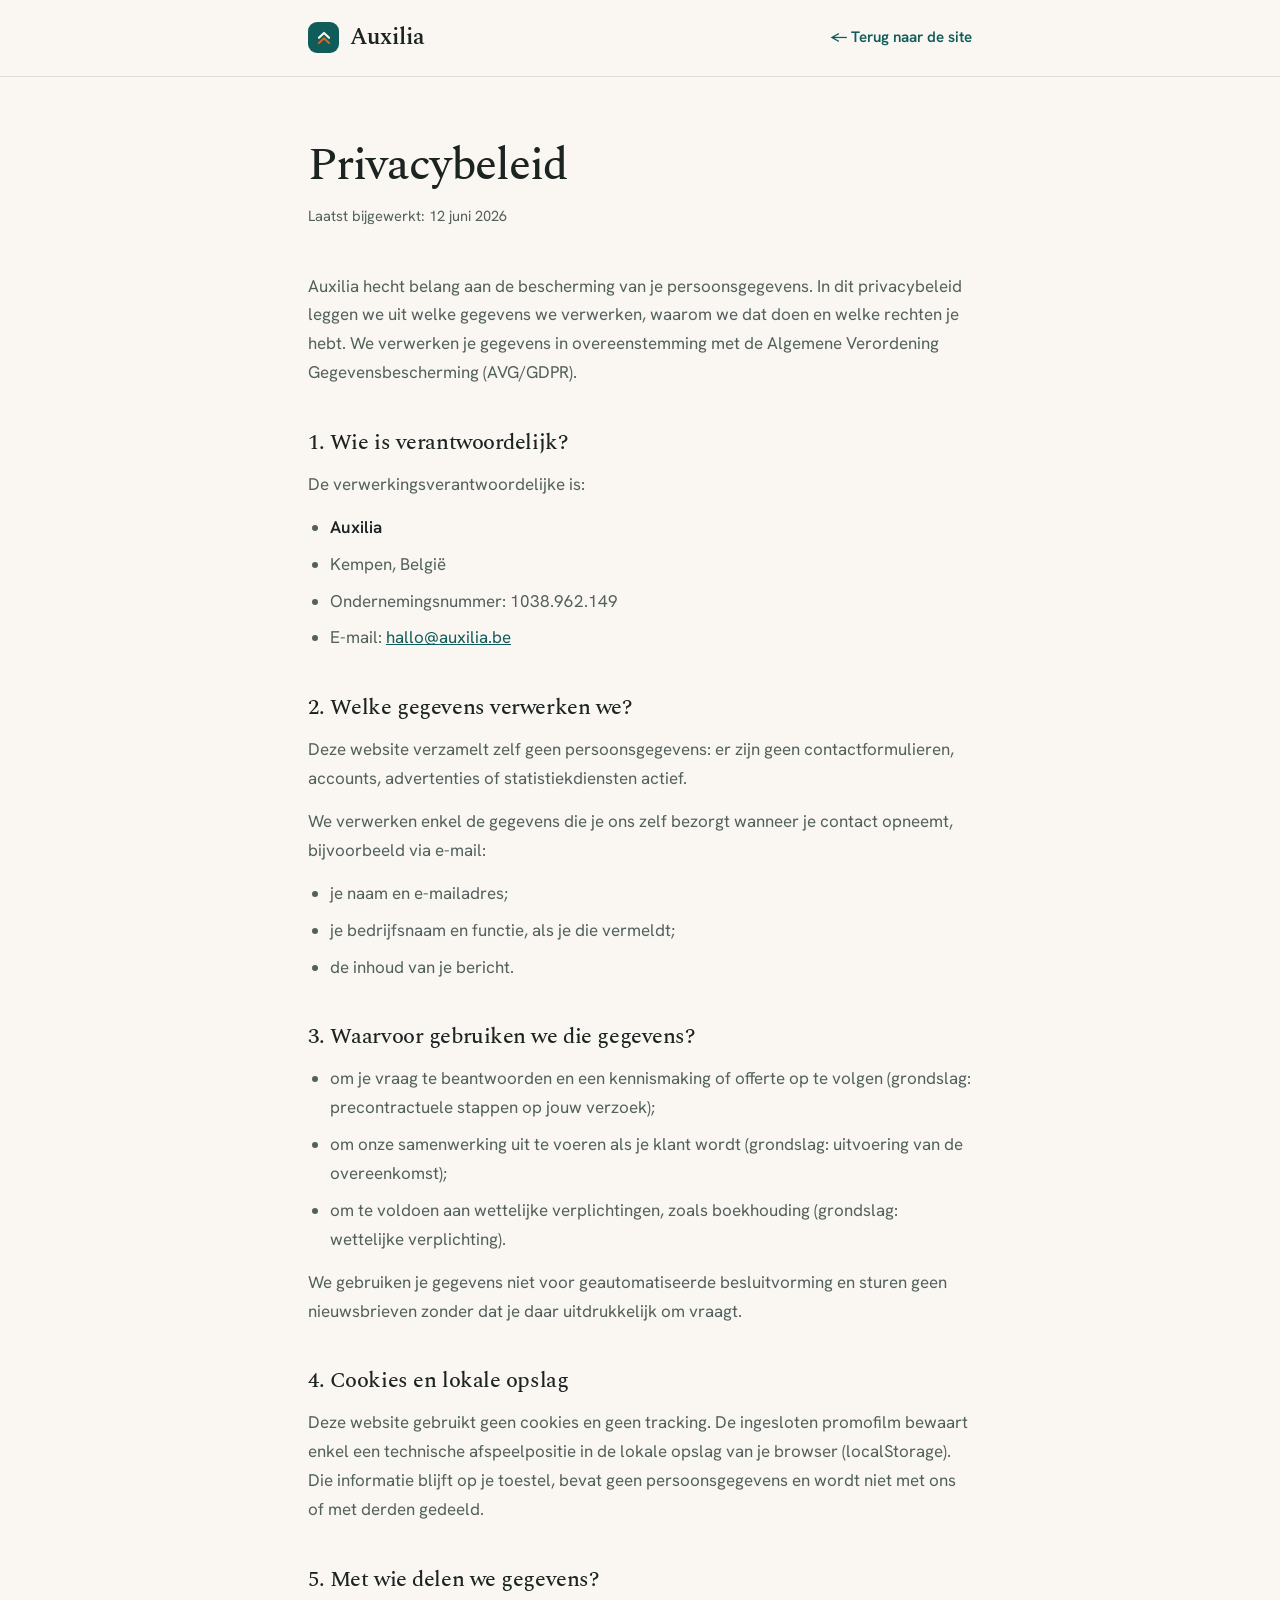
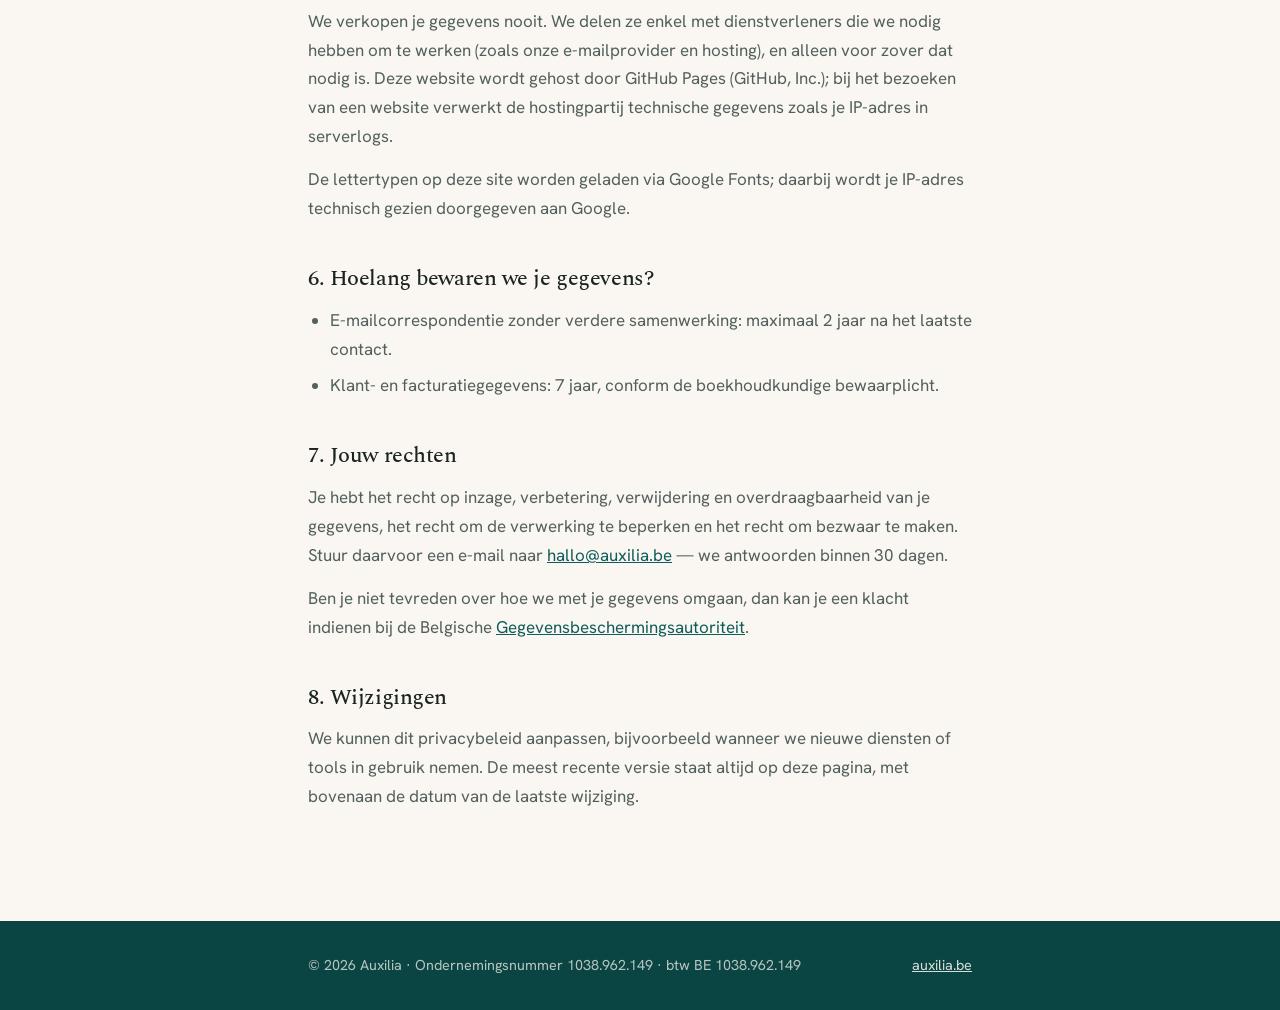
<file: privacy.html>
<!DOCTYPE html>
<html lang="nl">
<head>
<meta charset="UTF-8" />
<meta name="viewport" content="width=device-width, initial-scale=1.0" />
<title>Privacybeleid — Auxilia</title>
<meta name="description" content="Hoe Auxilia omgaat met je persoonsgegevens: welke gegevens we verwerken, waarom, hoelang en wat je rechten zijn onder de GDPR." />
<meta name="robots" content="noindex, follow" />
<meta name="theme-color" content="#0F5C5A" />
<link rel="icon" href="data:image/svg+xml,%3Csvg xmlns='http://www.w3.org/2000/svg' viewBox='0 0 64 64'%3E%3Crect width='64' height='64' rx='14' fill='%230F5C5A'/%3E%3Cpath d='M14 31 L32 14 L50 31' fill='none' stroke='%23FAF7F2' stroke-width='8' stroke-linecap='round' stroke-linejoin='round'/%3E%3Cpath d='M14 50 L32 33 L50 50' fill='none' stroke='%23D2691E' stroke-width='8' stroke-linecap='round' stroke-linejoin='round'/%3E%3C/svg%3E" />
<link rel="preconnect" href="https://fonts.googleapis.com" />
<link rel="preconnect" href="https://fonts.gstatic.com" crossorigin />
<link href="https://fonts.googleapis.com/css2?family=Spectral:ital,wght@0,400;0,500;0,600;1,400&family=Hanken+Grotesk:wght@400;500;600;700&display=swap" rel="stylesheet" />
<style>
  :root{
    --sand:#FAF7F2;
    --teal:#0F5C5A;
    --teal-700:#0B4543;
    --clay:#D2691E;
    --ink:#1C2422;
    --ink-soft:#52605C;
    --line:rgba(28,36,34,0.12);
  }
  *{box-sizing:border-box;}
  body{
    margin:0;background:var(--sand);color:var(--ink);
    font-family:"Hanken Grotesk",system-ui,-apple-system,"Segoe UI",Roboto,sans-serif;
    font-size:17px;line-height:1.7;
    -webkit-font-smoothing:antialiased;
  }
  h1,h2{font-family:"Spectral",Georgia,serif;font-weight:500;line-height:1.15;letter-spacing:-0.02em;margin:0;}
  a{color:var(--teal);}
  .wrap{max-width:720px;margin:0 auto;padding:0 28px;}
  header.site{border-bottom:1px solid var(--line);}
  .nav{display:flex;align-items:center;justify-content:space-between;height:76px;}
  .brand{display:flex;align-items:center;gap:11px;font-family:"Spectral",serif;font-weight:600;font-size:1.42rem;color:var(--ink);text-decoration:none;}
  .brand .mark{width:31px;height:31px;border-radius:9px;background:var(--teal);display:grid;place-items:center;flex:0 0 auto;}
  .brand .mark svg{width:18px;height:18px;}
  .back{font-size:.95rem;font-weight:600;text-decoration:none;}
  main{padding:64px 0 96px;}
  h1{font-size:clamp(2rem,4.5vw,2.8rem);margin-bottom:10px;}
  .updated{color:var(--ink-soft);font-size:.92rem;margin:0 0 44px;}
  h2{font-size:1.35rem;margin:44px 0 14px;}
  p,li{color:var(--ink-soft);margin:0 0 14px;}
  ul{padding-left:22px;margin:0 0 14px;}
  li{margin-bottom:8px;}
  strong{color:var(--ink);font-weight:600;}
  footer.site{background:var(--teal-700);color:rgba(250,247,242,.72);padding:32px 0;font-size:.9rem;}
  footer .wrap{display:flex;justify-content:space-between;flex-wrap:wrap;gap:12px;}
  footer a{color:rgba(250,247,242,.85);}
</style>
</head>
<body>

<header class="site">
  <div class="wrap nav">
    <a class="brand" href="index.html">
      <span class="mark" aria-hidden="true">
        <svg viewBox="0 0 64 64" fill="none"><path d="M14 31 L32 14 L50 31" stroke="#FAF7F2" stroke-width="7.6" stroke-linecap="round" stroke-linejoin="round"></path><path d="M14 50 L32 33 L50 50" stroke="#D2691E" stroke-width="7.6" stroke-linecap="round" stroke-linejoin="round"></path></svg>
      </span>
      Auxilia
    </a>
    <a class="back" href="index.html">← Terug naar de site</a>
  </div>
</header>

<main>
  <div class="wrap">
    <h1>Privacybeleid</h1>
    <p class="updated">Laatst bijgewerkt: 12 juni 2026</p>

    <p>Auxilia hecht belang aan de bescherming van je persoonsgegevens. In dit privacybeleid leggen we uit welke gegevens we verwerken, waarom we dat doen en welke rechten je hebt. We verwerken je gegevens in overeenstemming met de Algemene Verordening Gegevensbescherming (AVG/GDPR).</p>

    <h2>1. Wie is verantwoordelijk?</h2>
    <p>De verwerkingsverantwoordelijke is:</p>
    <ul>
      <li><strong>Auxilia</strong></li>
      <li>Kempen, België</li>
      <li>Ondernemingsnummer: 1038.962.149</li>
      <li>E-mail: <a href="mailto:hallo@auxilia.be">hallo@auxilia.be</a></li>
    </ul>

    <h2>2. Welke gegevens verwerken we?</h2>
    <p>Deze website verzamelt zelf geen persoonsgegevens: er zijn geen contactformulieren, accounts, advertenties of statistiekdiensten actief.</p>
    <p>We verwerken enkel de gegevens die je ons zelf bezorgt wanneer je contact opneemt, bijvoorbeeld via e-mail:</p>
    <ul>
      <li>je naam en e-mailadres;</li>
      <li>je bedrijfsnaam en functie, als je die vermeldt;</li>
      <li>de inhoud van je bericht.</li>
    </ul>

    <h2>3. Waarvoor gebruiken we die gegevens?</h2>
    <ul>
      <li>om je vraag te beantwoorden en een kennismaking of offerte op te volgen (grondslag: precontractuele stappen op jouw verzoek);</li>
      <li>om onze samenwerking uit te voeren als je klant wordt (grondslag: uitvoering van de overeenkomst);</li>
      <li>om te voldoen aan wettelijke verplichtingen, zoals boekhouding (grondslag: wettelijke verplichting).</li>
    </ul>
    <p>We gebruiken je gegevens niet voor geautomatiseerde besluitvorming en sturen geen nieuwsbrieven zonder dat je daar uitdrukkelijk om vraagt.</p>

    <h2>4. Cookies en lokale opslag</h2>
    <p>Deze website gebruikt geen cookies en geen tracking. De ingesloten promofilm bewaart enkel een technische afspeelpositie in de lokale opslag van je browser (localStorage). Die informatie blijft op je toestel, bevat geen persoonsgegevens en wordt niet met ons of met derden gedeeld.</p>

    <h2>5. Met wie delen we gegevens?</h2>
    <p>We verkopen je gegevens nooit. We delen ze enkel met dienstverleners die we nodig hebben om te werken (zoals onze e-mailprovider en hosting), en alleen voor zover dat nodig is. Deze website wordt gehost door GitHub Pages (GitHub, Inc.); bij het bezoeken van een website verwerkt de hostingpartij technische gegevens zoals je IP-adres in serverlogs.</p>
    <p>De lettertypen op deze site worden geladen via Google Fonts; daarbij wordt je IP-adres technisch gezien doorgegeven aan Google.</p>

    <h2>6. Hoelang bewaren we je gegevens?</h2>
    <ul>
      <li>E-mailcorrespondentie zonder verdere samenwerking: maximaal 2 jaar na het laatste contact.</li>
      <li>Klant- en facturatiegegevens: 7 jaar, conform de boekhoudkundige bewaarplicht.</li>
    </ul>

    <h2>7. Jouw rechten</h2>
    <p>Je hebt het recht op inzage, verbetering, verwijdering en overdraagbaarheid van je gegevens, het recht om de verwerking te beperken en het recht om bezwaar te maken. Stuur daarvoor een e-mail naar <a href="mailto:hallo@auxilia.be">hallo@auxilia.be</a> — we antwoorden binnen 30 dagen.</p>
    <p>Ben je niet tevreden over hoe we met je gegevens omgaan, dan kan je een klacht indienen bij de Belgische <a href="https://www.gegevensbeschermingsautoriteit.be" target="_blank" rel="noopener">Gegevensbeschermingsautoriteit</a>.</p>

    <h2>8. Wijzigingen</h2>
    <p>We kunnen dit privacybeleid aanpassen, bijvoorbeeld wanneer we nieuwe diensten of tools in gebruik nemen. De meest recente versie staat altijd op deze pagina, met bovenaan de datum van de laatste wijziging.</p>
  </div>
</main>

<footer class="site">
  <div class="wrap">
    <span>© <span id="yr">2026</span> Auxilia · Ondernemingsnummer 1038.962.149 · btw BE 1038.962.149</span>
    <a href="index.html">auxilia.be</a>
  </div>
</footer>

<script>document.getElementById('yr').textContent = new Date().getFullYear();</script>
</body>
</html>
</file>
<file: blog.css>
/* ============================================================
   Auxilia — gedeelde stijl voor de blog (zelfde tokens als de site)
   ============================================================ */
:root{
  --sand:#FAF7F2; --sand-deep:#F1EADE; --paper:#FFFFFF; --card:#FFFFFF;
  --teal:#0F5C5A; --teal-700:#0B4543; --teal-300:#3E8482;
  --clay:#D2691E; --clay-700:#B5571A; --clay-soft:#F4DEC8;
  --ink:#1C2422; --ink-soft:#52605C; --ink-faint:#8A968F;
  --line:rgba(28,36,34,0.12); --line-soft:rgba(28,36,34,0.07);
  --shadow:0 1px 2px rgba(28,36,34,.04), 0 16px 36px -26px rgba(28,36,34,.26);
  --shadow-lg:0 2px 4px rgba(28,36,34,.05), 0 40px 72px -42px rgba(15,92,90,.4);
  --maxw:1180px; --r:16px; --r-btn:11px;
  --ease:cubic-bezier(.2,.7,.2,1);
}
*{box-sizing:border-box;}
html{scroll-behavior:smooth;}
html,body{overflow-x:hidden;}
body{
  margin:0;background:var(--sand);color:var(--ink);
  font-family:"Hanken Grotesk",system-ui,-apple-system,"Segoe UI",Roboto,sans-serif;
  font-size:clamp(17px,1.1vw,18px);line-height:1.7;
  -webkit-font-smoothing:antialiased;text-rendering:optimizeLegibility;
}
h1,h2,h3,h4{font-family:"Spectral",Georgia,"Times New Roman",serif;font-weight:500;line-height:1.1;letter-spacing:-0.022em;margin:0;text-wrap:balance;}
p{margin:0;text-wrap:pretty;}
a{color:inherit;text-decoration:none;}
img{max-width:100%;display:block;}
::selection{background:var(--clay-soft);}
.wrap{max-width:var(--maxw);margin:0 auto;padding:0 28px;}
.skip-link{position:absolute;left:-9999px;top:0;z-index:200;background:var(--teal);color:var(--sand);padding:12px 20px;border-radius:0 0 10px 0;font-weight:600;}
.skip-link:focus{left:0;}
.eyebrow{font-size:.82rem;letter-spacing:.16em;text-transform:uppercase;font-weight:600;color:var(--teal);display:inline-flex;align-items:center;gap:12px;margin:0 0 24px;}
.eyebrow::before{content:"";width:28px;height:1.5px;background:var(--clay);display:inline-block;}

/* ---------- Buttons ---------- */
.btn{display:inline-flex;align-items:center;justify-content:center;gap:10px;font-family:inherit;font-size:1rem;font-weight:600;padding:15px 26px;border-radius:var(--r-btn);border:1.5px solid transparent;cursor:pointer;line-height:1;white-space:nowrap;transition:transform .25s var(--ease),background .25s var(--ease),box-shadow .25s var(--ease),border-color .25s var(--ease),color .25s var(--ease);}
.btn .arr{transition:transform .3s var(--ease);}
.btn:hover .arr{transform:translateX(4px);}
.btn-primary{background:var(--clay);color:#fff;box-shadow:0 12px 26px -14px rgba(210,105,30,.7);}
.btn-primary:hover{background:var(--clay-700);transform:translateY(-2px);}
.btn-secondary{background:transparent;color:var(--teal);border-color:rgba(15,92,90,.35);}
.btn-secondary:hover{border-color:var(--teal);background:rgba(15,92,90,.05);transform:translateY(-2px);}

/* ---------- Header ---------- */
header.site{position:sticky;top:0;z-index:60;background:color-mix(in srgb, var(--sand) 88%, transparent);backdrop-filter:saturate(1.3) blur(16px);border-bottom:1px solid var(--line-soft);}
.nav{display:flex;align-items:center;justify-content:space-between;height:76px;gap:20px;}
.brand{display:flex;align-items:center;gap:11px;font-family:"Spectral",serif;font-weight:600;font-size:1.42rem;letter-spacing:-.01em;}
.brand .mark{width:31px;height:31px;border-radius:9px;background:var(--teal);display:grid;place-items:center;flex:0 0 auto;}
.brand .mark svg{width:18px;height:18px;}
.nav-links{display:flex;gap:34px;align-items:center;}
.nav-links a{font-size:.97rem;font-weight:500;color:var(--ink-soft);transition:color .2s;position:relative;}
.nav-links a::after{content:"";position:absolute;left:0;right:100%;bottom:-5px;height:1.5px;background:var(--clay);transition:right .3s var(--ease);}
.nav-links a:hover{color:var(--ink);}
.nav-links a:hover::after{right:0;}
.nav-links a.current{color:var(--ink);}
.nav-links a.current::after{right:0;}
.nav-cta{display:flex;align-items:center;gap:14px;}
.nav-cta .btn{padding:11px 20px;font-size:.94rem;}

/* ---------- Blog hero ---------- */
.blog-hero{padding:clamp(48px,6vw,82px) 0 clamp(30px,3vw,44px);}
.blog-hero h1{font-size:clamp(2.4rem,4.6vw,3.8rem);max-width:18ch;}
.blog-hero p{font-size:clamp(1.12rem,1.4vw,1.28rem);color:var(--ink-soft);margin-top:24px;max-width:54ch;}
.back-link{display:flex;width:max-content;align-items:center;gap:8px;font-size:.92rem;font-weight:600;color:var(--ink-soft);margin-bottom:26px;transition:color .2s,gap .25s var(--ease);}
.back-link svg{width:16px;height:16px;}
.back-link:hover{color:var(--teal);gap:11px;}

/* ---------- Blog grid ---------- */
.blog-band{padding:clamp(20px,3vw,40px) 0 clamp(72px,8vw,120px);}
.blog-grid{display:grid;grid-template-columns:repeat(3,1fr);gap:28px;}
.post{display:flex;flex-direction:column;background:var(--card);border:1px solid var(--line);border-radius:var(--r);overflow:hidden;transition:transform .3s var(--ease),box-shadow .3s var(--ease),border-color .3s var(--ease);height:100%;}
a.post:hover{transform:translateY(-5px);box-shadow:var(--shadow-lg);border-color:rgba(15,92,90,.2);}
.post-cover{aspect-ratio:16/10;background:var(--teal);position:relative;overflow:hidden;display:grid;place-items:center;}
.post-cover.alt{background:var(--clay);}
.post-cover.deep{background:var(--teal-700);}
.post-cover .chev{width:46%;height:auto;opacity:.9;}
.post-cover .ribbon{position:absolute;top:14px;left:14px;background:var(--sand);color:var(--teal);font-size:.72rem;font-weight:700;letter-spacing:.06em;text-transform:uppercase;padding:6px 12px;border-radius:7px;}
.post-body{padding:26px 26px 28px;display:flex;flex-direction:column;flex:1;}
.post-meta{display:flex;align-items:center;gap:10px;font-size:.8rem;color:var(--ink-faint);font-weight:600;letter-spacing:.02em;margin-bottom:14px;}
.post-meta .cat{color:var(--clay);text-transform:uppercase;letter-spacing:.08em;}
.post-meta .dot{width:3px;height:3px;border-radius:50%;background:var(--ink-faint);}
.post h3{font-size:1.34rem;line-height:1.2;margin-bottom:12px;}
.post p{color:var(--ink-soft);font-size:.97rem;line-height:1.6;}
.post .more{margin-top:auto;padding-top:20px;display:inline-flex;align-items:center;gap:8px;font-weight:600;font-size:.94rem;color:var(--teal);}
.post .more svg{width:16px;height:16px;transition:transform .3s var(--ease);}
a.post:hover .more svg{transform:translateX(4px);}
.post.soon{opacity:1;}
.post.soon .post-cover{background:var(--sand-deep);}
.post.soon .post-cover .chev path{stroke:rgba(28,36,34,.16)!important;}
.post.soon .post-cover .chev path:last-child{stroke:rgba(210,105,30,.4)!important;}
.post.soon .ribbon{background:var(--sand-deep);color:var(--ink-soft);}
.post.soon .more{color:var(--ink-faint);}

/* ---------- Featured post ---------- */
.featured{display:grid;grid-template-columns:1.05fr .95fr;gap:0;background:var(--card);border:1px solid var(--line);border-radius:var(--r);overflow:hidden;box-shadow:var(--shadow);margin-bottom:40px;transition:transform .3s var(--ease),box-shadow .3s var(--ease);}
a.featured:hover{transform:translateY(-4px);box-shadow:var(--shadow-lg);}
.featured .feat-cover{background:var(--teal);position:relative;min-height:280px;display:grid;place-items:center;overflow:hidden;}
.featured .feat-cover .chev{width:38%;}
.featured .feat-cover .ribbon{position:absolute;top:20px;left:20px;background:var(--clay);color:#fff;font-size:.74rem;font-weight:700;letter-spacing:.06em;text-transform:uppercase;padding:7px 13px;border-radius:7px;}
.featured .feat-body{padding:clamp(30px,3.5vw,52px);display:flex;flex-direction:column;justify-content:center;}
.featured h2{font-size:clamp(1.7rem,2.8vw,2.4rem);line-height:1.12;margin-bottom:16px;}
.featured p{color:var(--ink-soft);font-size:1.05rem;line-height:1.6;}
.featured .more{margin-top:26px;display:inline-flex;align-items:center;gap:9px;font-weight:600;color:var(--teal);}
.featured .more svg{width:18px;height:18px;transition:transform .3s var(--ease);}
a.featured:hover .more svg{transform:translateX(5px);}

/* ---------- Article ---------- */
.article{padding:clamp(40px,5vw,72px) 0 clamp(64px,7vw,104px);}
.article-head{max-width:760px;margin:0 auto clamp(34px,4vw,50px);}
.article-meta{display:flex;align-items:center;gap:10px;font-size:.84rem;color:var(--ink-faint);font-weight:600;margin-bottom:20px;flex-wrap:wrap;}
.article-meta .cat{color:var(--clay);text-transform:uppercase;letter-spacing:.08em;}
.article-meta .dot{width:3px;height:3px;border-radius:50%;background:var(--ink-faint);}
.article-head h1{font-size:clamp(2.1rem,4vw,3.3rem);line-height:1.08;}
.article-head .standfirst{font-size:clamp(1.15rem,1.5vw,1.34rem);color:var(--ink-soft);margin-top:24px;line-height:1.55;}
.article-cover{max-width:1000px;margin:0 auto clamp(36px,4vw,56px);aspect-ratio:16/7;background:var(--teal);border-radius:var(--r);display:grid;place-items:center;overflow:hidden;}
.article-cover .chev{width:14%;min-width:90px;}
.prose{max-width:720px;margin:0 auto;}
.prose h2{font-size:clamp(1.5rem,2.4vw,2rem);margin:clamp(38px,4vw,52px) 0 18px;}
.prose h3{font-size:1.3rem;margin:32px 0 12px;}
.prose p{margin-bottom:22px;color:var(--ink);font-size:1.08rem;line-height:1.75;}
.prose ul{margin:0 0 24px;padding:0;list-style:none;display:flex;flex-direction:column;gap:13px;}
.prose ul li{display:flex;gap:13px;align-items:flex-start;line-height:1.6;font-size:1.05rem;}
.prose ul li svg{width:19px;height:19px;color:var(--teal);flex:0 0 auto;margin-top:5px;}
.prose strong{font-weight:600;}
.prose .pull{font-family:"Spectral",serif;font-weight:500;font-size:clamp(1.5rem,2.6vw,2rem);line-height:1.25;color:var(--teal);border-left:3px solid var(--clay);padding:6px 0 6px 26px;margin:clamp(34px,4vw,46px) 0;letter-spacing:-0.01em;}
.prose .note{background:var(--sand-deep);border:1px solid var(--line-soft);border-radius:var(--r);padding:24px 26px;margin:32px 0;font-size:.98rem;color:var(--ink-soft);line-height:1.6;}
.prose .note b{color:var(--ink);}
.author{max-width:720px;margin:clamp(40px,5vw,56px) auto 0;padding-top:30px;border-top:1px solid var(--line);display:flex;align-items:center;gap:18px;}
.author .av{width:54px;height:54px;border-radius:50%;background:var(--teal);color:var(--sand);display:grid;place-items:center;font-family:"Spectral",serif;font-weight:600;font-size:1.25rem;flex:0 0 auto;}
.author .at{font-size:.95rem;color:var(--ink-soft);}
.author .at b{display:block;color:var(--ink);font-weight:600;font-family:"Spectral",serif;font-size:1.1rem;}

/* ---------- Article CTA ---------- */
.art-cta{max-width:720px;margin:clamp(44px,5vw,64px) auto 0;background:var(--teal);color:var(--sand);border-radius:var(--r);padding:clamp(32px,4vw,46px);text-align:center;}
.art-cta h3{color:var(--sand);font-size:clamp(1.5rem,2.6vw,2rem);margin-bottom:14px;}
.art-cta p{color:rgba(250,247,242,.8);max-width:46ch;margin:0 auto 26px;}
.art-cta .btn-primary{box-shadow:0 12px 26px -14px rgba(0,0,0,.5);}

/* ---------- Footer ---------- */
footer.site{background:var(--teal-700);color:rgba(250,247,242,.72);padding:64px 0 38px;}
.foot-grid{display:grid;grid-template-columns:1.6fr 1fr 1fr;gap:44px;padding-bottom:48px;border-bottom:1px solid rgba(250,247,242,.14);}
footer .brand{color:var(--sand);margin-bottom:18px;}
footer .brand .mark{background:rgba(250,247,242,.12);}
.foot-intro p{max-width:42ch;font-size:.97rem;line-height:1.6;}
.foot-col h4{font-family:"Hanken Grotesk",sans-serif;font-size:.8rem;letter-spacing:.13em;text-transform:uppercase;color:rgba(250,247,242,.5);margin:0 0 18px;font-weight:600;}
.foot-col a,.foot-col p{display:block;font-size:.97rem;color:rgba(250,247,242,.8);margin-bottom:12px;transition:color .2s;}
.foot-col a:hover{color:#fff;}
.foot-bottom{display:flex;justify-content:space-between;flex-wrap:wrap;gap:16px;padding-top:30px;font-size:.85rem;color:rgba(250,247,242,.5);}

/* ---------- Responsive ---------- */
@media (max-width:900px){
  .blog-grid{grid-template-columns:repeat(2,1fr);}
  .featured{grid-template-columns:1fr;}
  .featured .feat-cover{min-height:200px;}
  .foot-grid{grid-template-columns:1fr 1fr;}
}
@media (max-width:680px){
  .nav-links{display:none;}
  .blog-grid{grid-template-columns:1fr;}
  .foot-grid{grid-template-columns:1fr;gap:34px;}
  .nav-cta .btn{padding:10px 16px;font-size:.9rem;}
}
@media (max-width:480px){
  .wrap{padding:0 22px;}
}
@media (prefers-reduced-motion:reduce){html{scroll-behavior:auto;}}
</file>
